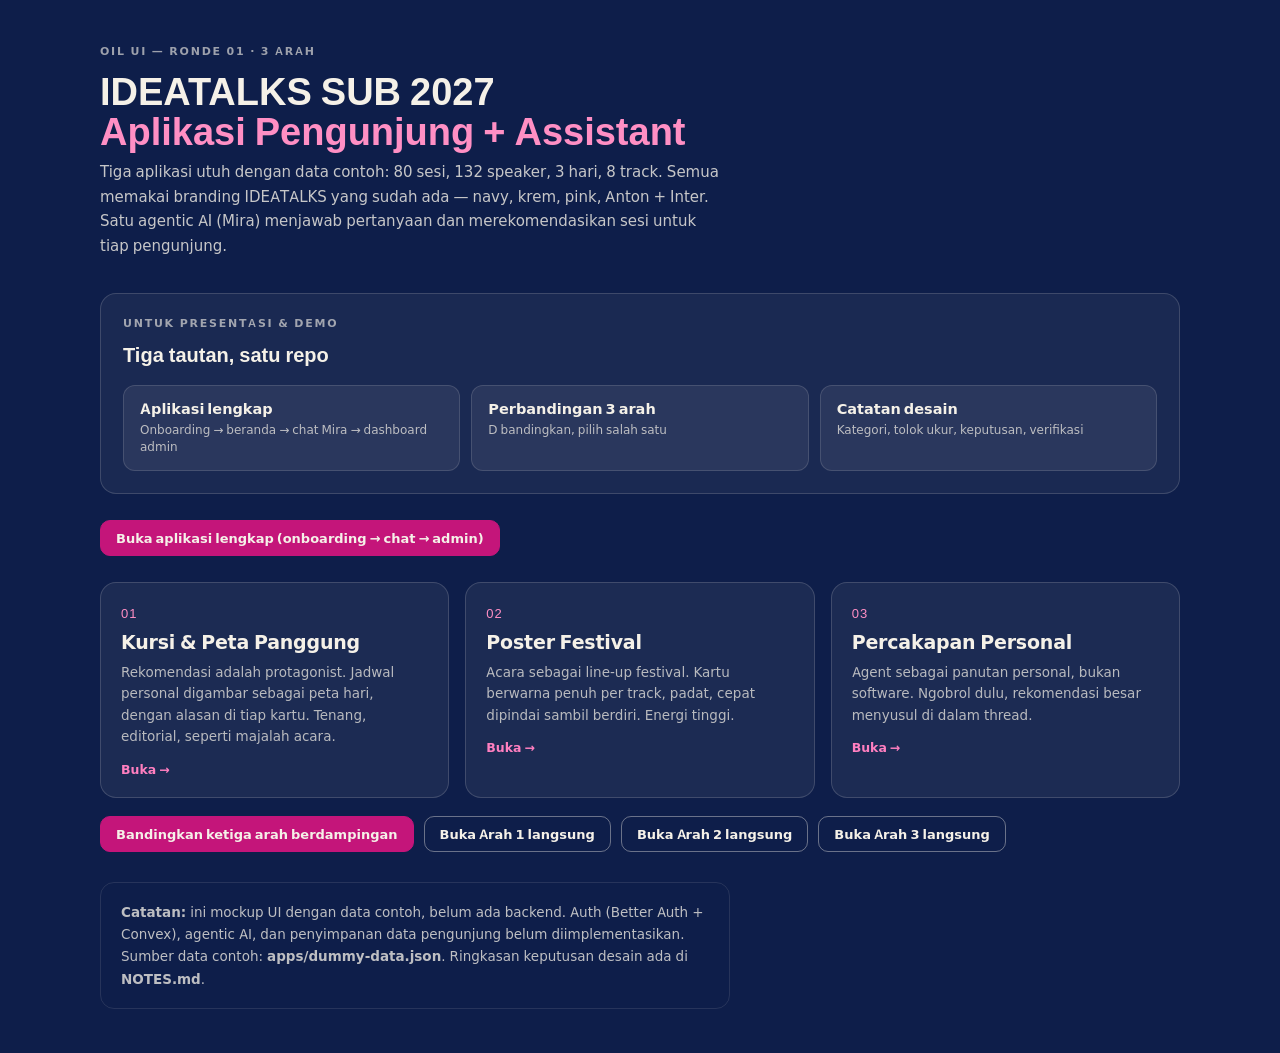
<file: index.html>
<!doctype html>
<html lang="id"><head><meta charset="utf-8"><meta name="viewport" content="width=device-width,initial-scale=1">
<title>IDEATALKS 2027 — Mockup 3 Arah</title>
<style>
@font-face{font-family:'InterV';src:url('fonts/inter.woff2') format('woff2');font-weight:100 900}
@font-face{font-family:'Anton';src:url('fonts/anton.woff2') format('woff2')}
*{box-sizing:border-box;margin:0;padding:0}
body{font-family:'InterV',system-ui,sans-serif;background:#0E1E4A;color:#F5F1E8;min-height:100vh;padding:44px 22px}
.wrap{max-width:1080px;margin:0 auto}
.eyebrow{font-size:11px;letter-spacing:.16em;text-transform:uppercase;opacity:.62;font-weight:600}
h1{font-family:'Anton',Impact,sans-serif;font-size:38px;line-height:1.05;margin:12px 0 10px}
h1 em{font-style:normal;color:#FF8FC4}
p.lead{font-size:15px;line-height:1.65;opacity:.8;max-width:62ch}
.grid{display:grid;grid-template-columns:repeat(auto-fit,minmax(290px,1fr));gap:16px;margin-top:32px}
a.card{display:block;text-decoration:none;color:inherit;background:rgba(245,241,232,.06);border:1px solid rgba(245,241,232,.16);border-radius:16px;padding:20px;transition:.15s}
a.card:hover{background:rgba(245,241,232,.11);transform:translateY(-2px)}
.no{font-family:'Anton',Impact,sans-serif;font-size:13px;color:#FF8FC4;letter-spacing:.08em}
a.card h2{font-size:19px;font-weight:700;margin:9px 0 8px;letter-spacing:-.01em}
a.card p{font-size:13.5px;line-height:1.6;opacity:.72}
a.card .go{margin-top:14px;font-size:12.5px;font-weight:600;color:#FF7FC0}
.note{margin-top:30px;padding:18px 20px;border:1px solid rgba(245,241,232,.14);border-radius:14px;font-size:13.5px;line-height:1.65;opacity:.76;max-width:70ch}
.note b{color:#F5F1E8;opacity:1}
.row{display:flex;gap:10px;flex-wrap:wrap;margin-top:18px}
.row a{font-size:13px;font-weight:600;text-decoration:none;color:#F5F1E8;border:1px solid rgba(245,241,232,.4);padding:9px 15px;border-radius:10px}
.row a.main{background:#C4157A;border-color:#C4157A}

.present{margin-top:34px;padding:22px;border:1px solid rgba(245,241,232,.16);border-radius:16px;background:rgba(245,241,232,.05)}
.pres-head h2{font-family:'Anton',Impact,sans-serif;font-size:20px;margin-top:8px}
.pres-links{display:grid;grid-template-columns:repeat(auto-fit,minmax(210px,1fr));gap:11px;margin-top:16px}
.pres-links a{text-decoration:none;color:inherit;background:rgba(245,241,232,.07);border:1px solid rgba(245,241,232,.14);border-radius:12px;padding:14px 16px;display:block;transition:.15s}
.pres-links a:hover{background:rgba(245,241,232,.13)}
.pres-links b{display:block;font-size:14.5px;margin-bottom:4px}
.pres-links span{font-size:12px;line-height:1.45;opacity:.72;display:block}
</style></head><body><div class="wrap">
<div class="eyebrow">Oil UI — Ronde 01 · 3 arah</div>
<h1>IDEATALKS SUB 2027<br><em>Aplikasi Pengunjung + Assistant</em></h1>
<p class="lead">Tiga aplikasi utuh dengan data contoh: 80 sesi, 132 speaker, 3 hari, 8 track. Semua memakai branding IDEATALKS yang sudah ada — navy, krem, pink, Anton + Inter. Satu agentic AI (Mira) menjawab pertanyaan dan merekomendasikan sesi untuk tiap pengunjung.</p>
<div class="present">
  <div class="pres-head">
    <div>
      <div class="eyebrow">Untuk presentasi &amp; demo</div>
      <h2>Tiga tautan, satu repo</h2>
    </div>
  </div>
  <div class="pres-links">
    <a href="app/index.html"><b>Aplikasi lengkap</b><span>Onboarding → beranda → chat Mira → dashboard admin</span></a>
    <a href="explore/style-explorer.html"><b>Perbandingan 3 arah</b><span>D bandingkan, pilih salah satu</span></a>
    <a href="NOTES.md"><b>Catatan desain</b><span>Kategori, tolok ukur, keputusan, verifikasi</span></a>
  </div>
</div>

<div class="row" style="margin-top:26px">
<a class="main" href="app/index.html">Buka aplikasi lengkap (onboarding → chat → admin)</a>
</div>
<div class="grid" style="margin-top:26px">
<a class="card" href="explore/style-explorer.html"><div class="no">01</div><h2>Kursi &amp; Peta Panggung</h2><p>Rekomendasi adalah protagonist. Jadwal personal digambar sebagai peta hari, dengan alasan di tiap kartu. Tenang, editorial, seperti majalah acara.</p><div class="go">Buka →</div></a>
<a class="card" href="explore/style-explorer.html"><div class="no">02</div><h2>Poster Festival</h2><p>Acara sebagai line-up festival. Kartu berwarna penuh per track, padat, cepat dipindai sambil berdiri. Energi tinggi.</p><div class="go">Buka →</div></a>
<a class="card" href="explore/style-explorer.html"><div class="no">03</div><h2>Percakapan Personal</h2><p>Agent sebagai panutan personal, bukan software. Ngobrol dulu, rekomendasi besar menyusul di dalam thread.</p><div class="go">Buka →</div></a>
</div>
<div class="row">
<a class="main" href="explore/style-explorer.html">Bandingkan ketiga arah berdampingan</a>
<a href="apps/a1-kursi.html">Buka Arah 1 langsung</a>
<a href="apps/a2-festival.html">Buka Arah 2 langsung</a>
<a href="apps/a3-obrol.html">Buka Arah 3 langsung</a>
</div>
<div class="note"><b>Catatan:</b> ini mockup UI dengan data contoh, belum ada backend. Auth (Better Auth + Convex), agentic AI, dan penyimpanan data pengunjung belum diimplementasikan. Sumber data contoh: <b>apps/dummy-data.json</b>. Ringkasan keputusan desain ada di <b>NOTES.md</b>.</div>
</div></body></html>
</file>
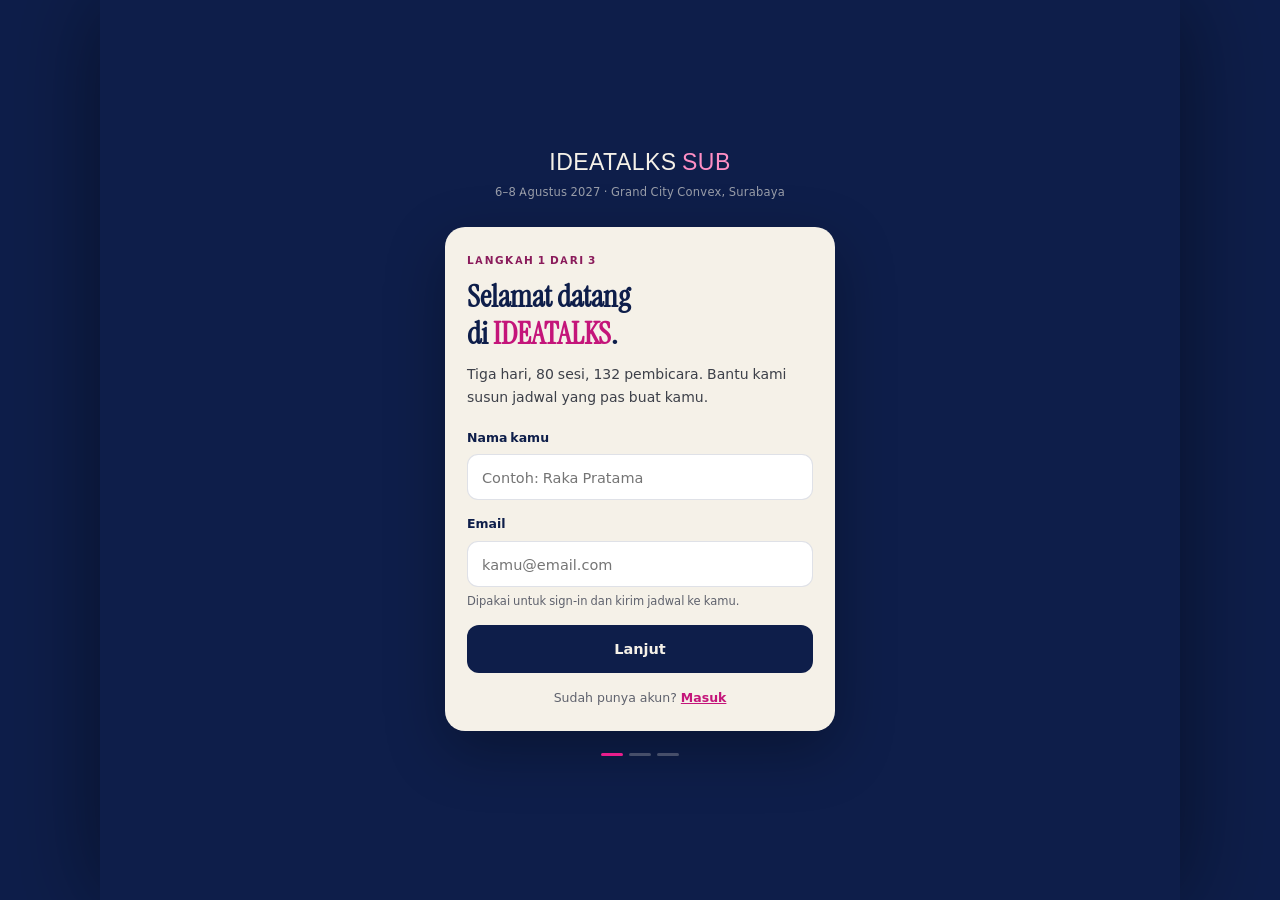
<file: app/index.html>
<!doctype html>
<html lang="id">
<head>
<meta charset="utf-8">
<meta name="viewport" content="width=device-width, initial-scale=1, viewport-fit=cover">
<title>IDEATALKS SUB 2027</title>
<link rel="stylesheet" href="style.css">
</head>
<body>
<div class="app" id="app">
  <div class="silk" id="silk"></div>

  <!-- ============ ONBOARDING ============ -->
  <section class="screen onb" id="scr-onb">
    <div class="onb-wrap">
      <div class="onb-brand">
        <div class="logo">IDEATALKS <span>SUB</span></div>
        <div class="logo-sub">6–8 Agustus 2027 · Grand City Convex, Surabaya</div>
      </div>

      <div class="onb-body" id="onb-body">
        <div class="onb-step" data-step="1">
          <div class="eyebrow">Langkah 1 dari 3</div>
          <h1>Selamat datang<br>di <em>IDEATALKS</em>.</h1>
          <p class="lede">Tiga hari, <span data-count="sessions"></span> sesi, <span data-count="speakers"></span> pembicara. Bantu kami susun jadwal yang pas buat kamu.</p>
          <div class="field">
            <label for="f-name">Nama kamu</label>
            <input id="f-name" type="text" placeholder="Contoh: Raka Pratama" autocomplete="name">
          </div>
          <div class="field">
            <label for="f-email">Email</label>
            <input id="f-email" type="email" placeholder="kamu@email.com" autocomplete="email">
            <small class="hint">Dipakai untuk sign-in dan kirim jadwal ke kamu.</small>
          </div>
          <div class="err" id="err-1" hidden>Isi nama dan email dulu ya.</div>
          <button class="btn-primary" data-next="2">Lanjut</button>
          <div class="onb-foot">Sudah punya akun? <a href="#" id="to-signin">Masuk</a></div>
        </div>

        <div class="onb-step" data-step="2" hidden>
          <div class="eyebrow">Langkah 2 dari 3</div>
          <h1>Kamu datang<br><em>untuk apa?</em></h1>
          <p class="lede">Pilih semua yang cocok. Ini yang bikin Mira tahu harus rekomendasikan apa.</p>
          <div class="chipset" id="interest-set">
            <button class="chip-pick" data-i="Bisnis">Bisnis &amp; peluang</button>
            <button class="chip-pick" data-i="Teknologi">Teknologi &amp; produk</button>
            <button class="chip-pick" data-i="Content">Content &amp; branding</button>
            <button class="chip-pick" data-i="Art &amp; Culture">Seni &amp; budaya</button>
            <button class="chip-pick" data-i="FnB">F&amp;B &amp; lifestyle</button>
            <button class="chip-pick" data-i="Self Development">Diri &amp; karier</button>
            <button class="chip-pick" data-i="Mental Health">Kesehatan mental</button>
            <button class="chip-pick" data-i="Policy Making">Kebijakan &amp; kota</button>
          </div>
          <div class="field">
            <label>Peran kamu</label>
            <div class="chipset" id="role-set">
              <button class="chip-pick soft" data-r="Founder">Founder / pemilik</button>
              <button class="chip-pick soft" data-r="Product">Product &amp; engineering</button>
              <button class="chip-pick soft" data-r="Marketing">Marketing &amp; content</button>
              <button class="chip-pick soft" data-r="Student">Pelajar / mahasiswa</button>
              <button class="chip-pick soft" data-r="Professional">Karyawan / profesional</button>
              <button class="chip-pick soft" data-r="Investor">Investor /做的事</button>
            </div>
          </div>
          <div class="err" id="err-2" hidden>Pilih minimal satu minat.</div>
          <div class="btn-row">
            <button class="btn-ghost" data-next="1">Kembali</button>
            <button class="btn-primary" data-next="3">Lanjut</button>
          </div>
        </div>

        <div class="onb-step" data-step="3" hidden>
          <div class="eyebrow">Langkah 3 dari 3</div>
          <h1>Mira, <em>penanda acara</em>mu.</h1>
          <p class="lede">Aku yang akan bantu pilih sesi dan jawab pertanyaan soal IDEATALKS. Aku tahu semua <span data-count="sessions"></span> sesi dan <span data-count="speakers"></span> pembicara — bukan dari internet.</p>
          <div class="mira-card">
            <div class="mira-av">M</div>
            <div>
              <div class="mira-name">Mira</div>
              <div class="mira-desc">Tahu: <span data-count="sessions"></span> sesi · <span data-count="speakers"></span> pembicara · <span data-count="tracks"></span> track · <span data-count="days"></span> hari</div>
            </div>
            <span class="dot-live"></span>
          </div>
          <div class="field">
            <label for="f-ticket">Kode tiket (opsional)</label>
            <input id="f-ticket" type="text" placeholder="IDEAFEST-2027-XXXX">
            <small class="hint">Punya tiket? Isi untuk akses sesi khusus peserta.</small>
          </div>
          <div class="err" id="err-3" hidden></div>
          <div class="btn-row">
            <button class="btn-ghost" data-next="2">Kembali</button>
            <button class="btn-primary" id="finish-onb">Masuk ke IDEATALKS</button>
          </div>
        </div>
      </div>

      <div class="onb-progress" id="onb-progress">
        <i class="on"></i><i></i><i></i>
      </div>
    </div>
  </section>

  <!-- ============ APP UTAMA ============ -->
  <section class="screen main" id="scr-main" hidden>
    <header class="appbar" id="appbar">
      <div class="ab-left">
        <button class="icon-btn" id="btn-back" hidden aria-label="Kembali">
          <svg viewBox="0 0 24 24"><path d="M15 18l-6-6 6-6"/></svg>
        </button>
        <div class="logo sm" id="brand-logo">IDEATALKS <span>SUB</span></div>
      </div>
      <div class="ab-right">
        <button class="icon-btn" id="btn-search" aria-label="Cari"><svg viewBox="0 0 24 24"><path d="M11 19a8 8 0 100-16 8 8 0 000 16zM21 21l-4.3-4.3"/></svg></button>
        <button class="icon-btn" id="btn-notif" aria-label="Notifikasi"><svg viewBox="0 0 24 24"><path d="M18 8a6 6 0 10-12 0c0 7-3 9-3 9h18s-3-2-3-9M13.7 21a2 2 0 01-3.4 0"/></svg><span class="badge-dot" id="notif-dot"></span></button>
        <button class="avatar" id="btn-profile">RA</button>
      </div>
    </header>

    <div class="ctxbar" id="ctxbar">
      <div class="cb-left">
        <span class="cb-title" id="cb-title">Beranda</span>
        <span class="cb-sub" id="cb-sub"></span>
      </div>
      <div class="cb-right">
        <span class="cb-day" id="cb-day">Day 1</span>
        <span class="cb-clock" id="cb-clock">10:42</span>
      </div>
    </div>

    <main class="scroll" id="scroll">
      <!-- BERANDA -->
      <div class="view" id="v-home">
        <div class="nowstrip" id="nowstrip"></div>
        <div class="hello">
          <div class="eyebrow">Jadwal pribadi</div>
          <h1 id="home-h1">Halo <span id="home-name">Raka</span>. Ada <em id="home-count">4 sesi</em> yang cocok denganmu.</h1>
          <p id="home-lede"></p>
        </div>
        <div class="days" id="day-tabs"></div>
        <div class="map" id="day-map"></div>
        <div class="sec">
          <div class="sec-h"><h3>PILIHAN UNTUKMU</h3><a href="#" id="link-all">Lihat semua →</a></div>
          <div id="home-recs"></div>
        </div>
        <div class="sec" id="sec-why">
          <div class="sec-h"><h3>MIRA PUNYA CATATAN</h3></div>
          <div class="note-card" id="mira-note"></div>
        </div>
      </div>

      <!-- JADWAL -->
      <div class="view" id="v-schedule" hidden>
        <div class="view-head">
          <h2>Jadwal lengkap</h2>
          <p><span data-count="sessions"></span> sesi, <span data-count="days"></span> hari, <span data-count="tracks"></span> track.</p>
        </div>
        <div class="days" id="day-tabs2"></div>
        <div class="search-row">
          <div class="search-box">
            <svg viewBox="0 0 24 24"><path d="M11 19a8 8 0 100-16 8 8 0 000 16zM21 21l-4.3-4.3"/></svg>
            <input id="q-sessions" type="search" placeholder="Cari sesi atau pembicara…">
          </div>
        </div>
        <div class="filter-row" id="track-filters"></div>
        <div id="session-list"></div>
      </div>

      <!-- SIMPANAN -->
      <div class="view" id="v-saved" hidden>
        <div class="view-head">
          <h2>Tersimpan</h2>
          <p id="saved-count">0 sesi tersimpan.</p>
        </div>
        <div class="conflicts" id="conflicts" hidden></div>
        <div class="row-actions" id="saved-actions" hidden>
          <button class="btn-save" id="btn-ics">Tambah ke kalender (.ics)</button>
          <button class="btn-save" id="btn-share">Bagikan jadwal</button>
        </div>
        <div id="saved-list"></div>
      </div>

      <!-- SPEAKER -->
      <div class="view" id="v-speakers" hidden>
        <div class="view-head">
          <h2>Pembicara</h2>
          <p><span data-count="speakers"></span> orang dari <span data-count="tracks"></span> track.</p>
        </div>
        <div class="search-row">
          <div class="search-box">
            <svg viewBox="0 0 24 24"><path d="M11 19a8 8 0 100-16 8 8 0 000 16zM21 21l-4.3-4.3"/></svg>
            <input id="q-speakers" type="search" placeholder="Cari pembicara…">
          </div>
        </div>
        <div id="speaker-list"></div>
      </div>

      <!-- PROFIL -->
      <div class="view" id="v-profile" hidden>
        <div class="view-head"><h2>Profil kamu</h2><p>Data ini dipakai Mira untuk merekomendasikan sesi.</p></div>
        <div class="prof-card" id="prof-card"></div>
        <div class="sec">
          <div class="sec-h"><h3>MINAT KAMU</h3><a href="#" id="edit-interest">Ubah</a></div>
          <div class="chipset readonly" id="prof-interests"></div>
        </div>
        <div class="sec">
          <div class="sec-h"><h3>AKUN</h3></div>
          <div class="list-card">
            <button class="list-row" id="btn-tickets"><span>Kode tiket</span><b id="ticket-val">—</b></button>
            <button class="list-row" id="btn-signout"><span>Keluar</span><b>→</b></button>
          </div>
        </div>
        <div class="sec">
          <div class="sec-h"><h3>PENYELENGGARA</h3></div>
          <div class="list-card">
            <button class="list-row" id="btn-admin"><span>Dashboard admin</span><b>→</b></button>
            <button class="list-row" id="btn-visitors"><span>Daftar pengunjung</span><b>→</b></button>
          </div>
          <p class="admin-hint">Halaman untuk pengelola acara: data pengunjung, minat, dan pertanyaan yang paling sering muncul.</p>
        </div>
        <div class="sec">
          <div class="sec-h"><h3>TENTANG APP INI</h3></div>
          <div class="list-card">
            <div class="list-row"><span>Versi</span><b>2027.1 (mockup)</b></div>
            <div class="list-row"><span>Data acara</span><b>80 sesi · 132 pembicara</b></div>
            <div class="list-row"><span>Agent</span><b>Mira (DeepSeek)</b></div>
          </div>
        </div>
      </div>

      <!-- CHAT -->
      <div class="view chatview" id="v-chat" hidden>
        <div class="chat-head">
          <div class="mira-av sm">M</div>
          <div><h3>Mira</h3><p>Penanda acara · selalu online</p></div>
          <button class="icon-btn" id="chat-close" aria-label="Tutup"><svg viewBox="0 0 24 24"><path d="M18 6L6 18M6 6l12 12"/></svg></button>
        </div>
        <div class="chat-thread" id="chat-thread"></div>
        <div class="chat-chips" id="chat-chips"></div>
        <div class="chat-input">
          <input id="chat-text" placeholder="Tanya Mira: sesi, pembicara, ruangan…" autocomplete="off">
          <button id="chat-send" aria-label="Kirim"><svg viewBox="0 0 24 24"><path d="M12 19V5M5 12l7-7 7 7"/></svg></button>
        </div>
        <div class="chat-hint">Jawabannya dari data acara — bukan dari internet.</div>
      </div>

      <!-- DETAIL SESI -->
      <!-- DETAIL SPEAKER -->
      <!-- CARI (overlay) -->
      <div class="overlay" id="v-search" hidden>
        <div class="ov-box">
          <div class="ov-input">
            <svg viewBox="0 0 24 24"><path d="M11 19a8 8 0 100-16 8 8 0 000 16zM21 21l-4.3-4.3"/></svg>
            <input id="ov-q" placeholder="Cari sesi, pembicara, ruangan…" autocomplete="off">
            <button id="ov-close">✕</button>
          </div>
          <div id="ov-results"></div>
        </div>
      </div>

      <!-- NOTIFIKASI -->
      <div class="overlay" id="v-notif" hidden>
        <div class="ov-box right">
          <div class="ov-head"><h3>Notifikasi</h3><button id="notif-close">✕</button></div>
          <div id="notif-list"></div>
        </div>
      </div>
    </main>

      <div class="view sheetview" id="v-session" hidden>
        <button class="sheet-close" id="sess-close"><svg viewBox="0 0 24 24"><path d="M18 6L6 18M6 6l12 12"/></svg></button>
        <div id="sess-detail"></div>
      </div>

      <div class="view sheetview" id="v-speaker" hidden>
        <button class="sheet-close" id="spk-close"><svg viewBox="0 0 24 24"><path d="M18 6L6 18M6 6l12 12"/></svg></button>
        <div id="spk-detail"></div>
      </div>


    <button class="fab" id="btn-mira" aria-label="Tanya Mira">
      <svg viewBox="0 0 24 24"><path d="M21 12a8 8 0 01-11.6 7.1L4 20l1-4.6A8 8 0 1121 12z"/></svg>
    </button>

    <nav class="tabbar" id="tabbar">
      <button class="tab on" data-v="home"><svg viewBox="0 0 24 24"><path d="M3 11l9-7 9 7M5 10v10h14V10"/></svg><span>Beranda</span></button>
      <button class="tab" data-v="schedule"><svg viewBox="0 0 24 24"><path d="M8 2v4M16 2v4M3 9h18M5 4h14a2 2 0 012 2v14a2 2 0 01-2 2H5a2 2 0 01-2-2V6a2 2 0 012-2z"/></svg><span>Jadwal</span></button>
      <button class="tab" data-v="saved"><svg viewBox="0 0 24 24"><path d="M19 21l-7-5-7 5V5a2 2 0 012-2h10a2 2 0 012 2z"/></svg><span>Tersimpan</span><i class="tab-badge" id="saved-badge" hidden>0</i></button>
      <button class="tab" data-v="speakers"><svg viewBox="0 0 24 24"><path d="M17 21v-2a4 4 0 00-4-4H5a4 4 0 00-4 4v2M9 11a4 4 0 100-8 4 4 0 000 8zM23 21v-2a4 4 0 00-3-3.9M16 3.1a4 4 0 010 7.8"/></svg><span>Speaker</span></button>
      <button class="tab" data-v="profile"><svg viewBox="0 0 24 24"><path d="M12 3a9 9 0 100 18c1 0 1.5-.8 1.5-1.5 0-.4-.2-.8-.4-1.1-.3-.3-.4-.7-.4-1.1 0-.8.7-1.5 1.5-1.5H16a5 5 0 005-5c0-4.4-4-7.8-9-7.8z"/></svg><span>Profil</span></button>
    </nav>
  </section>

  <!-- ============ DASHBOARD ADMIN ============ -->
  <section class="screen admin" id="scr-admin" hidden>
    <header class="appbar">
      <div class="ab-left">
        <button class="icon-btn" id="admin-back" aria-label="Kembali"><svg viewBox="0 0 24 24"><path d="M15 18l-6-6 6-6"/></svg></button>
        <div class="logo sm">ADMIN <span>IDEATALKS</span></div>
      </div>
      <div class="ab-right">
        <span class="admin-tab on" data-atab="ringkas">Ringkasan</span>
        <span class="admin-tab" data-atab="orang">Pengunjung</span>
        <span class="admin-tab" data-atab="tanya">Pertanyaan</span>
        <span class="admin-tab" data-atab="materi">Materi</span>
      </div>
    </header>
    <main class="scroll" id="admin-scroll">
      <div class="view-head"><h2>Dashboard organiser</h2><p>Data pengunjung & perilaku chat, langsung dari app.</p></div>

      <div class="adm-pane" data-pane="ringkas">
        <div class="kpi-row" id="kpi-row"></div>
        <div class="sec"><div class="sec-h"><h3>MINAT PENGUNJUNG</h3></div><div id="kpi-tracks"></div></div>
        <div class="sec"><div class="sec-h"><h3>PERTANYAAN TERBANYAK</h3><span class="sec-note">dari chat Mira</span></div><div id="kpi-questions"></div></div>
        <div class="sec"><div class="sec-h"><h3>JEJAK SESI PALING DISUKAI</h3></div><div id="kpi-sessions"></div></div>
      </div>

      <div class="adm-pane" data-pane="orang" hidden>
        <div class="search-row">
          <div class="search-box">
            <svg viewBox="0 0 24 24"><path d="M11 19a8 8 0 100-16 8 8 0 000 16zM21 21l-4.3-4.3"/></svg>
            <input id="q-visitors" type="search" placeholder="Cari pengunjung…">
          </div>
        </div>
        <div id="kpi-visitors"></div>
      </div>

      <div class="adm-pane" data-pane="tanya" hidden>
        <div class="sec-h" style="margin-bottom:12px"><h3>PERTANYAAN YANG PALING SERING</h3></div>
        <div id="kpi-questions2"></div>
        <div class="sec"><div class="sec-h"><h3>TEMA YANG BELUM TERJAWAB</h3></div><div class="list-card">
          <div class="list-row"><span>Tiket &amp;副产品 acara</span><b>18×</b></div>
          <div class="list-row"><span>Reimbursement</span><b>12×</b></div>
          <div class="list-row"><span>Parkir &amp; akses gedung</span><b>9×</b></div>
        </div></div>
      </div>

      <div class="adm-pane" data-pane="materi" hidden>
        <div class="sec-h" style="margin-bottom:12px"><h3>MATERI ACARA</h3></div>
        <div class="list-card" id="materi-list"></div>
      </div>
    </main>
  </section>
</div>

<script src="data.js"></script>
<script src="app.js"></script>
</body>
</html>
</file>
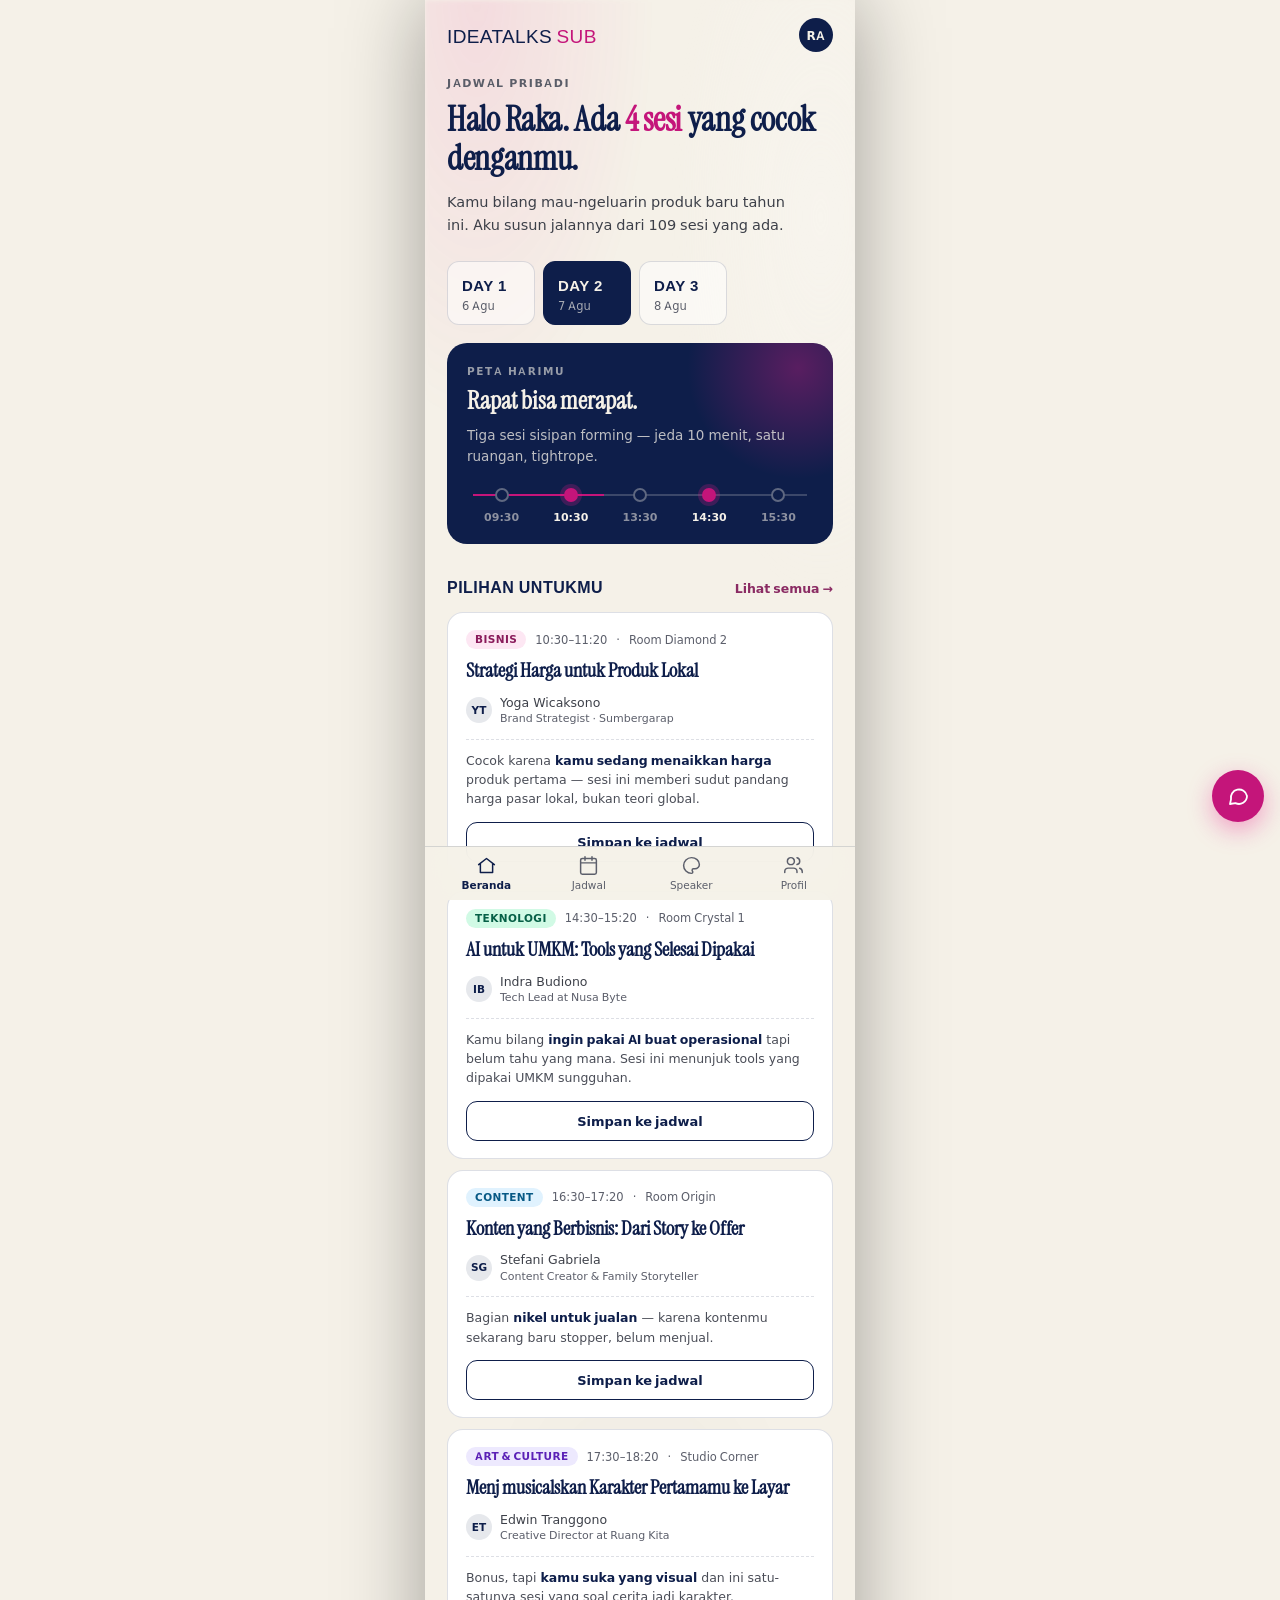
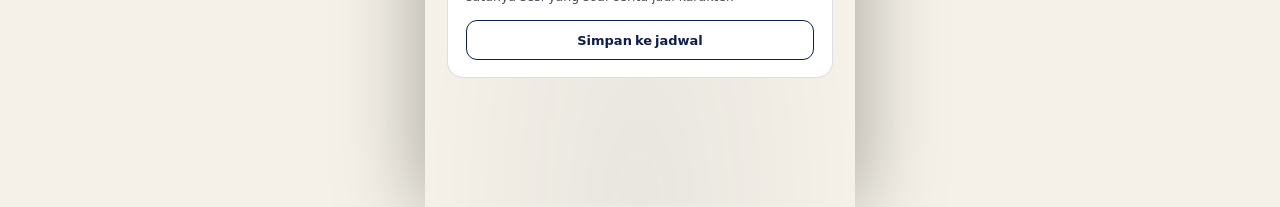
<file: apps/a1-kursi.html>
<!doctype html>
<html lang="id">
<head>
<meta charset="utf-8">
<meta name="viewport" content="width=device-width, initial-scale=1, viewport-fit=cover">
<title>IDEATALKS — Jadwal Pribadi</title>
<style>
@font-face{font-family:'Anton';src:url('fonts/anton.woff2') format('woff2');font-weight:400;font-display:swap}
@font-face{font-family:'InterV';src:url('fonts/inter.woff2') format('woff2');font-weight:100 900;font-display:swap}
@font-face{font-family:'Instrument';src:url('fonts/InstrumentSerif-Regular.ttf') format('truetype');font-display:swap}
:root{
  --navy:#0E1E4A;--navy-2:#16295e;--cream:#F5F1E8;--pink:#C4157A;
  --ink:#141414;--muted:#5c5f6b;--line:rgba(14,30,74,.14);
  --white:#fff;--serif:'Instrument',Georgia,serif;--sans:'InterV',system-ui,sans-serif;--display:'Anton',Impact,sans-serif;
  --t-navy:var(--navy);--t-pink:var(--pink);
}
*{box-sizing:border-box;margin:0;padding:0}
html{background:var(--navy)}
body{font-family:var(--sans);color:var(--ink);background:var(--cream);min-height:100vh;-webkit-font-smoothing:antialiased}
.wrap{max-width:430px;margin:0 auto;min-height:100vh;background:var(--cream);position:relative;overflow:hidden}
.silk{position:absolute;inset:0;pointer-events:none;opacity:.5;
  background:
   radial-gradient(60% 34% at 12% 0%,rgba(233,30,140,.20),transparent 70%),
   radial-gradient(50% 30% at 92% 12%,rgba(255,255,255,.5),transparent 70%),
   radial-gradient(70% 40% at 50% 100%,rgba(14,30,74,.10),transparent 72%);
  filter:blur(2px)}
.page{position:relative;z-index:1;padding:0 22px 118px}
/* header */
.top{display:flex;align-items:center;justify-content:space-between;padding:18px 0 14px}
.brand{font-family:var(--display);font-size:19px;letter-spacing:.02em;color:var(--navy)}
.brand span{color:var(--pink)}
.avatar{width:34px;height:34px;border-radius:50%;background:var(--navy);color:var(--cream);display:grid;place-items:center;font-size:12px;font-weight:600;letter-spacing:.04em}
/* hero */
.eyebrow{font-size:11px;letter-spacing:.14em;text-transform:uppercase;color:#5A5D68;font-weight:600}
.hero{padding:10px 0 22px}
.hero h1{font-family:var(--serif);font-size:34px;line-height:1.16;color:var(--navy);letter-spacing:-.01em;margin-top:10px}
.hero h1 em{font-style:normal;color:var(--pink)}
.hero p{font-size:14.5px;line-height:1.62;color:#3d4049;margin-top:11px;max-width:34ch}
/* day rail */
.days{display:flex;gap:8px;overflow-x:auto;scrollbar-width:none;padding:2px 0 18px;margin:0 -22px;padding-left:22px;padding-right:22px}
.days::-webkit-scrollbar{display:none}
.day{flex:0 0 auto;min-width:88px;padding:11px 14px;border:1px solid var(--line);border-radius:12px;background:rgba(255,255,255,.5)}
.day b{display:block;font-family:var(--display);font-size:15px;color:var(--navy);letter-spacing:.03em}
.day span{font-size:11.5px;color:var(--muted);display:block;margin-top:3px}
.day.on{background:var(--navy);border-color:var(--navy)}
.day.on b{color:var(--cream)}.day.on span{color:rgba(245,241,232,.66)}
/* the map: timeline */
.map{background:var(--navy);border-radius:20px;padding:22px 20px 20px;color:var(--cream);position:relative;overflow:hidden}
.map::after{content:'';position:absolute;width:230px;height:230px;border-radius:50%;background:radial-gradient(circle,rgba(233,30,140,.34),transparent 68%);right:-80px;top:-90px}
.map .lbl{font-size:10.5px;letter-spacing:.15em;text-transform:uppercase;color:rgba(245,241,232,.6);font-weight:600}
.map h2{font-family:var(--serif);font-size:25px;line-height:1.2;margin-top:8px;position:relative;z-index:1}
.map p{font-size:13.5px;line-height:1.6;color:rgba(245,241,232,.76);margin-top:9px;position:relative;z-index:1}
.rail{margin-top:20px;position:relative;z-index:1}
.rail-line{position:absolute;left:6px;right:6px;top:6px;height:2px;background:rgba(245,241,232,.2)}
.rail-fill{position:absolute;left:6px;top:6px;height:2px;background:var(--pink);width:38%}
.stops{display:flex;justify-content:space-between;position:relative}
.stop{text-align:center;width:22%}
.stop i{display:block;width:14px;height:14px;border-radius:50%;background:var(--navy);border:2px solid rgba(245,241,232,.35);margin:0 auto 8px;position:relative;z-index:2}
.stop.on i{background:var(--pink);border-color:var(--pink);box-shadow:0 0 0 4px rgba(233,30,140,.22)}
.stop b{display:block;font-size:11px;color:rgba(245,241,232,.55);font-weight:600}
.stop.on b{color:var(--cream)}
/* picks */
.sec{margin-top:30px}
.sec-h{display:flex;align-items:baseline;justify-content:space-between;margin-bottom:14px}
.sec-h h3{font-family:var(--display);font-size:16px;color:var(--navy);letter-spacing:.03em}
.sec-h a{font-size:12.5px;color:#8A2B63;font-weight:600;text-decoration:none}
.pick{background:var(--white);border:1px solid var(--line);border-radius:16px;padding:17px 18px;margin-bottom:11px;position:relative;overflow:hidden}
.pick::before{content:none}

.pick .meta{display:flex;align-items:center;gap:9px;font-size:11.5px;color:var(--muted);font-weight:500}
.pick .meta em{font-style:normal;padding:3px 9px;border-radius:20px;font-weight:700;font-size:10.5px;letter-spacing:.04em;text-transform:uppercase;background:#FDE7F3;color:#8A1B5B}
.pick.t2 .meta em{background:#EDE9FE;color:#5B21B6}.pick.t3 .meta em{background:#E0F2FE;color:#075985}
.pick.t4 .meta em{background:#D1FAE5;color:#065F46}.pick.t5 .meta em{background:#FFE4E6;color:#9F1239}
.pick h4{font-family:var(--serif);font-size:20px;line-height:1.24;color:var(--navy);margin-top:9px}
.pick .spk{margin-top:11px;display:flex;align-items:center;gap:8px}
.pick .spk i{width:26px;height:26px;border-radius:50%;background:rgba(14,30,74,.1);color:var(--navy);display:grid;place-items:center;font-size:10.5px;font-weight:700;font-style:normal}
.pick .spk span{font-size:12.5px;color:#3d4049;line-height:1.4}
.pick .spk small{display:block;font-size:11px;color:var(--muted)}
.why{margin-top:12px;padding-top:11px;border-top:1px dashed var(--line);font-size:12.5px;line-height:1.55;color:#4a4d57}
.why b{color:var(--navy)}
.save{margin-top:13px;display:flex;gap:8px}
.btn-save{flex:1;height:40px;border-radius:11px;border:1px solid var(--navy);background:transparent;color:var(--navy);font-family:var(--sans);font-size:13px;font-weight:600;cursor:pointer}
.btn-save.done{background:var(--navy);color:var(--cream)}
/* nav */
.nav{position:fixed;bottom:0;left:50%;transform:translateX(-50%);width:100%;max-width:430px;background:rgba(245,241,232,.93);backdrop-filter:blur(14px);border-top:1px solid var(--line);display:flex;padding:8px 10px calc(8px + env(safe-area-inset-bottom));z-index:20}
.nav a{flex:1;display:grid;place-items:center;gap:3px;font-size:10.5px;color:var(--muted);text-decoration:none;font-weight:500}
.nav a.on{color:var(--navy);font-weight:600}
.nav svg{width:21px;height:21px;stroke:currentColor;fill:none;stroke-width:1.7;stroke-linecap:round;stroke-linejoin:round}
/* chat sheet */
.fab{position:fixed;right:16px;bottom:78px;width:52px;height:52px;border-radius:50%;background:var(--pink);color:#fff;display:grid;place-items:center;box-shadow:0 8px 24px rgba(233,30,140,.38);z-index:21;cursor:pointer;border:none}
.fab svg{width:24px;height:24px;stroke:currentColor;fill:none;stroke-width:1.8;stroke-linecap:round;stroke-linejoin:round}
.sheet{position:fixed;inset:0;background:rgba(14,30,74,.42);z-index:30;display:none;align-items:flex-end}
.sheet.open{display:flex}
.sheet-in{width:100%;max-width:430px;margin:0 auto;background:var(--cream);border-radius:20px 20px 0 0;padding:8px 20px calc(20px + env(safe-area-inset-bottom));max-height:86vh;overflow:auto}
.grab{width:38px;height:4px;border-radius:4px;background:rgba(14,30,74,.2);margin:0 auto 16px}
.sheet h3{font-family:var(--serif);font-size:22px;color:var(--navy)}
.sheet .hint{font-size:12.5px;color:var(--muted);margin-top:6px;line-height:1.5}
.chips{display:flex;flex-wrap:wrap;gap:8px;margin-top:16px}
.chip{border:1px solid var(--line);background:var(--white);border-radius:20px;padding:9px 13px;font-size:12.5px;color:var(--navy);font-weight:500;cursor:pointer}
.chip:active{background:rgba(14,30,74,.06)}
.msg{background:var(--white);border:1px solid var(--line);border-radius:14px;padding:13px 15px;margin-top:16px;font-size:13.5px;line-height:1.6;color:#33363f}
.msg b{color:var(--navy)}
.ask{display:flex;gap:8px;margin-top:16px}
.ask input{flex:1;height:44px;border-radius:12px;border:1px solid var(--line);background:var(--white);padding:0 14px;font-family:var(--sans);font-size:14px;color:var(--ink)}
.ask input:focus{outline:2px solid var(--pink);outline-offset:-1px}
.ask button{width:44px;height:44px;border-radius:12px;border:none;background:var(--navy);color:var(--cream);font-size:17px;cursor:pointer}
@media(min-width:700px){.wrap{box-shadow:0 0 80px rgba(0,0,0,.35)}}
</style>
</head>
<body>
<div class="wrap">
  <div class="silk"></div>
  <div class="page">
    <div class="top">
      <div class="brand">IDEATALKS <span>SUB</span></div>
      <div class="avatar">RA</div>
    </div>

    <div class="hero">
      <div class="eyebrow">Jadwal pribadi</div>
      <h1>Halo Raka. Ada <em>4 sesi</em> yang cocok denganmu.</h1>
      <p>Kamu bilang mau-ngeluarin produk baru tahun ini. Aku susun jalannya dari 109 sesi yang ada.</p>
    </div>

    <div class="days">
      <div class="day"><b>DAY 1</b><span>6 Agu</span></div>
      <div class="day on"><b>DAY 2</b><span>7 Agu</span></div>
      <div class="day"><b>DAY 3</b><span>8 Agu</span></div>
    </div>

    <div class="map">
      <div class="lbl">Peta harimu</div>
      <h2>Rapat bisa merapat.</h2>
      <p>Tiga sesi sisipan forming — jeda 10 menit, satu ruangan, tightrope.</p>
      <div class="rail">
        <div class="rail-line"></div><div class="rail-fill"></div>
        <div class="stops">
          <div class="stop"><i></i><b>09:30</b></div>
          <div class="stop on"><i></i><b>10:30</b></div>
          <div class="stop"><i></i><b>13:30</b></div>
          <div class="stop on"><i></i><b>14:30</b></div>
          <div class="stop"><i></i><b>15:30</b></div>
        </div>
      </div>
    </div>

    <div class="sec">
      <div class="sec-h"><h3>PILIHAN UNTUKMU</h3><a href="#">Lihat semua →</a></div>

      <div class="pick">
        <div class="meta"><em>Bisnis</em><span>10:30–11:20</span><span>·</span><span>Room Diamond 2</span></div>
        <h4>Strategi Harga untuk Produk Lokal</h4>
        <div class="spk"><i>YT</i><span>Yoga Wicaksono<small>Brand Strategist · Sumbergarap</small></span></div>
        <div class="why">Cocok karena <b>kamu sedang menaikkan harga</b> produk pertama — sesi ini memberi sudut pandang harga pasar lokal, bukan teori global.</div>
        <div class="save"><button class="btn-save">Simpan ke jadwal</button></div>
      </div>

      <div class="pick t4">
        <div class="meta"><em>Teknologi</em><span>14:30–15:20</span><span>·</span><span>Room Crystal 1</span></div>
        <h4>AI untuk UMKM: Tools yang Selesai Dipakai</h4>
        <div class="spk"><i>IB</i><span>Indra Budiono<small>Tech Lead at Nusa Byte</small></span></div>
        <div class="why">Kamu bilang <b>ingin pakai AI buat operasional</b> tapi belum tahu yang mana. Sesi ini menunjuk tools yang dipakai UMKM sungguhan.</div>
        <div class="save"><button class="btn-save">Simpan ke jadwal</button></div>
      </div>

      <div class="pick t3">
        <div class="meta"><em>Content</em><span>16:30–17:20</span><span>·</span><span>Room Origin</span></div>
        <h4>Konten yang Berbisnis: Dari Story ke Offer</h4>
        <div class="spk"><i>SG</i><span>Stefani Gabriela<small>Content Creator & Family Storyteller</small></span></div>
        <div class="why">Bagian <b>nikel untuk jualan</b> — karena kontenmu sekarang baru stopper, belum menjual.</div>
        <div class="save"><button class="btn-save">Simpan ke jadwal</button></div>
      </div>

      <div class="pick t2">
        <div class="meta"><em>Art &amp; Culture</em><span>17:30–18:20</span><span>·</span><span>Studio Corner</span></div>
        <h4>Menj musicalskan Karakter Pertamamu ke Layar</h4>
        <div class="spk"><i>ET</i><span>Edwin Tranggono<small>Creative Director at Ruang Kita</small></span></div>
        <div class="why">Bonus, tapi <b>kamu suka yang visual</b> dan ini satu-satunya sesi yang soal cerita jadi karakter.</div>
        <div class="save"><button class="btn-save">Simpan ke jadwal</button></div>
      </div>
    </div>
  </div>

  <button class="fab" onclick="document.querySelector('.sheet').classList.add('open')" aria-label="Tanya assistant">
    <svg viewBox="0 0 24 24"><path d="M21 12a8 8 0 01-11.6 7.1L4 20l1-4.6A8 8 0 1121 12z"/></svg>
  </button>

  <nav class="nav">
    <a href="#" class="on"><svg viewBox="0 0 24 24"><path d="M3 11l9-7 9 7M5 10v10h14V10"/></svg>Beranda</a>
    <a href="#"><svg viewBox="0 0 24 24"><path d="M8 2v4M16 2v4M3 9h18M5 4h14a2 2 0 012 2v14a2 2 0 01-2 2H5a2 2 0 01-2-2V6a2 2 0 012-2z"/></svg>Jadwal</a>
    <a href="#"><svg viewBox="0 0 24 24"><path d="M12 3a9 9 0 100 18c1 0 1.5-.8 1.5-1.5 0-.4-.2-.8-.4-1.1-.3-.3-.4-.7-.4-1.1 0-.8.7-1.5 1.5-1.5H16a5 5 0 005-5c0-4.4-4-7.8-9-7.8z"/></svg>Speaker</a>
    <a href="#"><svg viewBox="0 0 24 24"><path d="M16 20v-1a4 4 0 00-4-4H6a4 4 0 00-4 4v1M9 11a4 4 0 100-8 4 4 0 000 8zM22 20v-1a4 4 0 00-3-3.9M16 3.1a4 4 0 010 7.8"/></svg>Profil</a>
  </nav>

  <div class="sheet" onclick="if(event.target===this)this.classList.remove('open')">
    <div class="sheet-in">
      <div class="grab"></div>
      <div class="eyebrow">Assistant acara</div>
      <h3 style="margin-top:8px">Tanya apa saja soal IDEATALKS.</h3>
      <div class="hint">Semua jawaban datang dari 109 sesi dan 225 speaker — bukan dari internet.</div>
      <div class="chips">
        <button class="chip">Ringkasan 3 hari</button>
        <button class="chip">Sesi tiap track</button>
        <button class="chip">Yang wajib dilihat</button>
        <button class="chip">Where's the food?</button>
      </div>
      <div class="msg">
        <b>Punya waktu 20 menit sebelum lunch?</b> Ambil <b>“AI untuk UMKM”</b> di Crystal 1, jam 12:30. Drink kopi sponsor ada di lobi sampai jam 11.45.
      </div>
      <div class="ask"><input placeholder="Tanya soal sesi, speaker, ruangan…"><button>↑</button></div>
    </div>
  </div>
</div>
<script>
document.querySelectorAll('.btn-save').forEach(b=>b.addEventListener('click',()=>{b.classList.toggle('done');b.textContent=b.classList.contains('done')?'Tersimpan ✓':'Simpan ke jadwal'}));
</script>
</body>
</html>
</file>
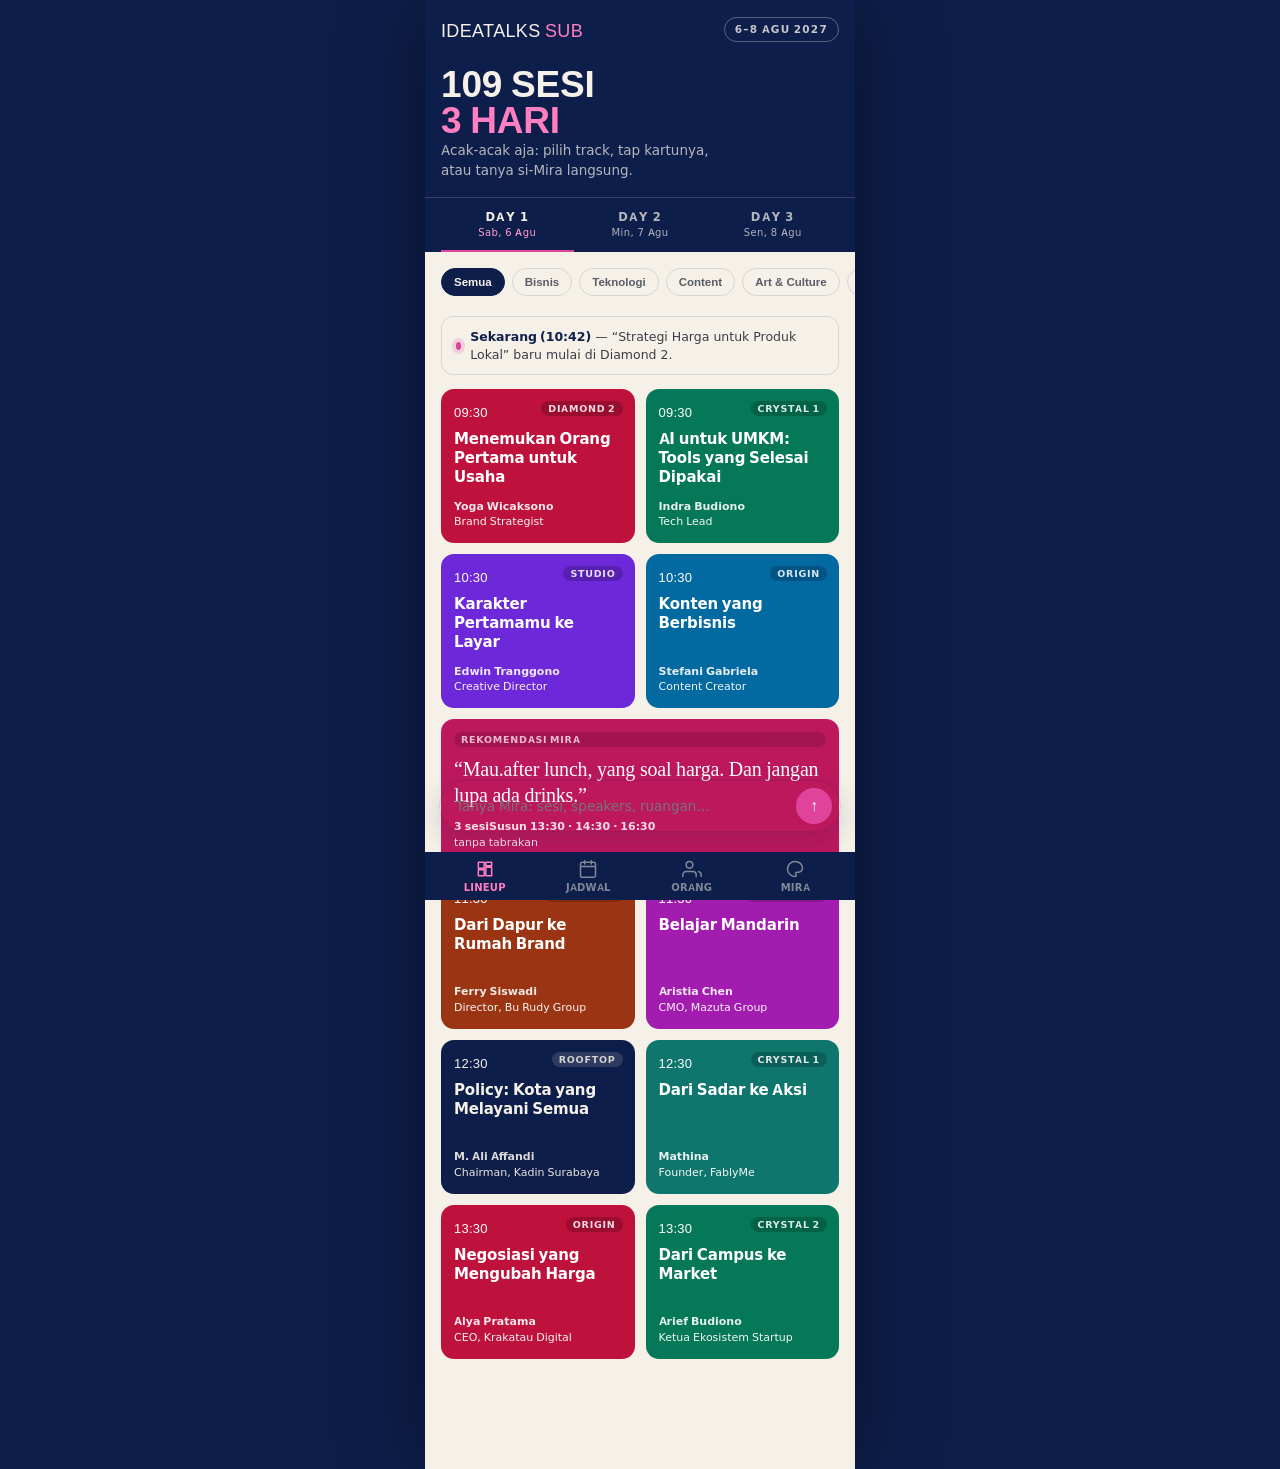
<file: apps/a2-festival.html>
<!doctype html>
<html lang="id">
<head>
<meta charset="utf-8">
<meta name="viewport" content="width=device-width, initial-scale=1, viewport-fit=cover">
<title>IDEATALKS — Lineup</title>
<style>
@font-face{font-family:'Anton';src:url('fonts/anton.woff2') format('woff2');font-weight:400;font-display:swap}
@font-face{font-family:'InterV';src:url('fonts/inter.woff2') format('woff2');font-weight:100 900;font-display:swap}
:root{
  --navy:#0E1E4A;--cream:#F5F1E8;--pink:#E0449A;
  --ink:#111;--muted:#5a5d68;--line:rgba(14,30,74,.13);
  --sans:'InterV',system-ui,sans-serif;--display:'Anton',Impact,sans-serif;
  --tr-b:#BE123C;--tr-f:#9A3412;--tr-a:#6D28D9;--tr-c:#0369A1;--tr-t:#047857;--tr-s:#A21CAF;--tr-m:#0F766E;--tr-p:#4338CA;
}
*{box-sizing:border-box;margin:0;padding:0}
body{font-family:var(--sans);background:var(--navy);-webkit-font-smoothing:antialiased}
.wrap{max-width:430px;margin:0 auto;min-height:100vh;background:var(--cream);position:relative;overflow:hidden}
.page{position:relative;z-index:1;padding:0 16px 110px}
/* masthead */
.mast{background:var(--navy);color:var(--cream);padding:16px 16px 0;margin:0 -16px}
.mast-top{display:flex;align-items:center;justify-content:space-between;padding-bottom:14px}
.mast-top .b{font-family:var(--display);font-size:18px;letter-spacing:.02em}
.mast-top .b em{font-style:normal;color:#FF7FC0}
.chip-d{font-size:10.5px;letter-spacing:.12em;text-transform:uppercase;font-weight:700;border:1px solid rgba(245,241,232,.32);padding:5px 10px;border-radius:20px;color:rgba(245,241,232,.8)}
.mast h1{font-family:var(--display);font-size:37px;line-height:.98;letter-spacing:-.005em;margin:6px 0 4px;text-transform:uppercase}
.mast h1 span{display:block;color:#FF7FC0}
.mast p{font-size:13.5px;line-height:1.55;color:rgba(245,241,232,.72);max-width:32ch;margin-bottom:16px}
/* day tabs */
.tabs{display:flex;gap:0;border-top:1px solid rgba(245,241,232,.16);margin:0 -16px;padding:0 16px}
.tab{flex:1;padding:12px 4px;font-size:11.5px;letter-spacing:.1em;font-weight:700;color:rgba(245,241,232,.72);text-align:center;border-bottom:2px solid transparent}
.tab.on{color:var(--cream);border-bottom-color:var(--pink)}
.tab small{display:block;font-size:10px;letter-spacing:.04em;font-weight:500;margin-top:2px;color:rgba(245,241,232,.7)}
.tab.on small{color:#FF9BCB}
/* filter chips */
.filters{display:flex;gap:7px;overflow-x:auto;scrollbar-width:none;padding:16px 16px 4px;margin:0 -16px}
.filters::-webkit-scrollbar{display:none}
.f{flex:0 0 auto;font-size:11.5px;font-weight:600;padding:7px 12px;border-radius:20px;border:1px solid var(--line);background:transparent;color:var(--muted);cursor:pointer}
.f.on{background:var(--navy);border-color:var(--navy);color:var(--cream)}
/* grid of poster cards */
.grid{display:grid;grid-template-columns:1fr 1fr;gap:11px;margin-top:14px}
.card{border-radius:13px;padding:13px 13px 14px;min-height:154px;display:flex;flex-direction:column;position:relative;overflow:hidden;cursor:pointer}
.card .time{font-family:var(--display);font-size:13px;letter-spacing:.02em;opacity:1}
.card h4{font-size:15px;line-height:1.24;font-weight:700;margin-top:9px;letter-spacing:-.01em}
.card .who{margin-top:auto;padding-top:11px;font-size:11px;line-height:1.4;opacity:.95}
.card .who b{display:block;font-weight:700;opacity:.95}
.card .rm{position:absolute;top:12px;right:12px;font-size:9.5px;font-weight:700;letter-spacing:.08em;text-transform:uppercase;opacity:.85;background:rgba(0,0,0,.22);padding:2px 7px;border-radius:20px}
.card.wide{grid-column:span 2;min-height:0;flex-direction:row;gap:14px;align-items:flex-end}
.card.wide h4{font-size:20px;font-family:var(--serif,Georgia,serif);font-weight:400;line-height:1.3}
.c-b{background:var(--tr-b);color:#fff}.c-f{background:var(--tr-f);color:#fff}.c-a{background:var(--tr-a);color:#fff}
.c-c{background:var(--tr-c);color:#fff}.c-t{background:var(--tr-t);color:#fff}.c-s{background:var(--tr-s);color:#fff}
.c-m{background:var(--tr-m);color:#fff}.c-p{background:var(--tr-p);color:#fff}
.inkcard{background:var(--navy);color:var(--cream)}
.inkcard .rm{background:rgba(245,241,232,.16)}
.pinkcard{background:#BE185D;color:#fff}
.pinkcard .rm{background:rgba(0,0,0,.2)}
/* now strip */
.now{display:flex;align-items:center;gap:9px;margin-top:16px;padding:11px 14px;background:var(--white);border:1px solid var(--line);border-radius:12px}
.now .dot{width:8px;height:8px;border-radius:50%;background:var(--pink);box-shadow:0 0 0 4px rgba(224,68,154,.18)}
.now p{font-size:12.5px;color:#3a3d46;line-height:1.4}
.now b{color:var(--navy)}
/* nav */
.nav{position:fixed;bottom:0;left:50%;transform:translateX(-50%);width:100%;max-width:430px;background:var(--navy);display:flex;padding:7px 8px calc(7px + env(safe-area-inset-bottom));z-index:20}
.nav a{flex:1;display:grid;place-items:center;gap:2px;font-size:10px;color:rgba(245,241,232,.5);text-decoration:none;font-weight:600;letter-spacing:.02em}
.nav a.on{color:#FF7FC0}
.nav svg{width:20px;height:20px;stroke:currentColor;fill:none;stroke-width:1.8;stroke-linecap:round;stroke-linejoin:round}
/* assistant bottom sheet */
.ask{position:fixed;left:0;right:0;bottom:58px;max-width:430px;margin:0 auto;padding:0 14px 10px;z-index:19}
.askbar{display:flex;gap:8px;align-items:center;background:var(--white);border:1px solid var(--line);border-radius:26px;padding:7px 8px 7px 16px;box-shadow:0 8px 26px rgba(14,30,74,.16)}
.askbar input{flex:1;border:none;outline:none;font-family:var(--sans);font-size:13.5px;color:var(--ink);background:transparent}
.askbar button{width:36px;height:36px;border-radius:50%;border:none;background:var(--pink);color:#fff;font-size:16px;cursor:pointer;flex:0 0 auto}
@media(min-width:700px){.wrap{box-shadow:0 0 80px rgba(0,0,0,.4)}}
</style>
</head>
<body>
<div class="wrap">
  <div class="page">
    <div class="mast">
      <div class="mast-top">
        <div class="b">IDEATALKS <em>SUB</em></div>
        <div class="chip-d">6–8 Agu 2027</div>
      </div>
      <h1>109 Sesi<span>3 Hari</span></h1>
      <p>Acak-acak aja: pilih track, tap kartunya, atau tanya si-Mira langsung.</p>
      <div class="tabs">
        <div class="tab on">DAY 1<small>Sab, 6 Agu</small></div>
        <div class="tab">DAY 2<small>Min, 7 Agu</small></div>
        <div class="tab">DAY 3<small>Sen, 8 Agu</small></div>
      </div>
    </div>

    <div class="filters">
      <button class="f on">Semua</button>
      <button class="f">Bisnis</button>
      <button class="f">Teknologi</button>
      <button class="f">Content</button>
      <button class="f">Art &amp; Culture</button>
      <button class="f">FnB</button>
      <button class="f">Mental Health</button>
      <button class="f">Policy</button>
    </div>

    <div class="now">
      <div class="dot"></div>
      <p><b>Sekarang (10:42)</b> — “Strategi Harga untuk Produk Lokal” baru mulai di Diamond 2.</p>
    </div>

    <div class="grid">
      <div class="card c-b">
        <div class="rm">Diamond 2</div>
        <div class="time">09:30</div>
        <h4>Menemukan Orang Pertama untuk Usaha</h4>
        <div class="who"><b>Yoga Wicaksono</b>Brand Strategist</div>
      </div>
      <div class="card c-t">
        <div class="rm">Crystal 1</div>
        <div class="time">09:30</div>
        <h4>AI untuk UMKM: Tools yang Selesai Dipakai</h4>
        <div class="who"><b>Indra Budiono</b>Tech Lead</div>
      </div>
      <div class="card c-a">
        <div class="rm">Studio</div>
        <div class="time">10:30</div>
        <h4>Karakter Pertamamu ke Layar</h4>
        <div class="who"><b>Edwin Tranggono</b>Creative Director</div>
      </div>
      <div class="card c-c">
        <div class="rm">Origin</div>
        <div class="time">10:30</div>
        <h4>Konten yang Berbisnis</h4>
        <div class="who"><b>Stefani Gabriela</b>Content Creator</div>
      </div>

      <div class="card wide pinkcard">
        <div style="flex:1">
          <div class="rm" style="position:static;opacity:.7">Rekomendasi Mira</div>
          <h4>“Mau.after lunch, yang soal harga. Dan jangan lupa ada drinks.”</h4>
          <div class="who" style="opacity:.9"><b>3 sesiSusun 13:30 · 14:30 · 16:30</b>tanpa tabrakan</div>
        </div>
      </div>

      <div class="card c-f">
        <div class="rm">Crystal 1</div>
        <div class="time">11:30</div>
        <h4>Dari Dapur ke Rumah Brand</h4>
        <div class="who"><b>Ferry Siswadi</b>Director, Bu Rudy Group</div>
      </div>
      <div class="card c-s">
        <div class="rm">Diamond 3</div>
        <div class="time">11:30</div>
        <h4>Belajar Mandarin</h4>
        <div class="who"><b>Aristia Chen</b>CMO, Mazuta Group</div>
      </div>
      <div class="card inkcard">
        <div class="rm">Rooftop</div>
        <div class="time">12:30</div>
        <h4>Policy: Kota yang Melayani Semua</h4>
        <div class="who"><b>M. Ali Affandi</b>Chairman, Kadin Surabaya</div>
      </div>
      <div class="card c-m">
        <div class="rm">Crystal 1</div>
        <div class="time">12:30</div>
        <h4>Dari Sadar ke Aksi</h4>
        <div class="who"><b>Mathina</b>Founder, FablyMe</div>
      </div>
      <div class="card c-b">
        <div class="rm">Origin</div>
        <div class="time">13:30</div>
        <h4>Negosiasi yang Mengubah Harga</h4>
        <div class="who"><b>Alya Pratama</b>CEO, Krakatau Digital</div>
      </div>
      <div class="card c-t">
        <div class="rm">Crystal 2</div>
        <div class="time">13:30</div>
        <h4>Dari Campus ke Market</h4>
        <div class="who"><b>Arief Budiono</b>Ketua Ekosistem Startup</div>
      </div>
    </div>
  </div>

  <div class="ask">
    <div class="askbar">
      <input placeholder="Tanya Mira: sesi, speakers, ruangan…">
      <button>↑</button>
    </div>
  </div>

  <nav class="nav">
    <a href="#" class="on"><svg viewBox="0 0 24 24"><path d="M4 4h7v7H4zM13 4h7v4h-7zM13 10h7v10h-7zM4 13h7v7H4z"/></svg>LINEUP</a>
    <a href="#"><svg viewBox="0 0 24 24"><path d="M8 2v4M16 2v4M3 9h18M5 4h14a2 2 0 012 2v14a2 2 0 01-2 2H5a2 2 0 01-2-2V6a2 2 0 012-2z"/></svg>JADWAL</a>
    <a href="#"><svg viewBox="0 0 24 24"><path d="M17 21v-2a4 4 0 00-4-4H5a4 4 0 00-4 4v2M9 11a4 4 0 100-8 4 4 0 000 8zM23 21v-2a4 4 0 00-3-3.87"/></svg>ORANG</a>
    <a href="#"><svg viewBox="0 0 24 24"><path d="M12 3a9 9 0 100 18c1 0 1.5-.8 1.5-1.5 0-.4-.2-.8-.4-1.1-.3-.3-.4-.7-.4-1.1 0-.8.7-1.5 1.5-1.5H16a5 5 0 005-5c0-4.4-4-7.8-9-7.8z"/></svg>MIRA</a>
  </nav>
</div>
</body>
</html>
</file>
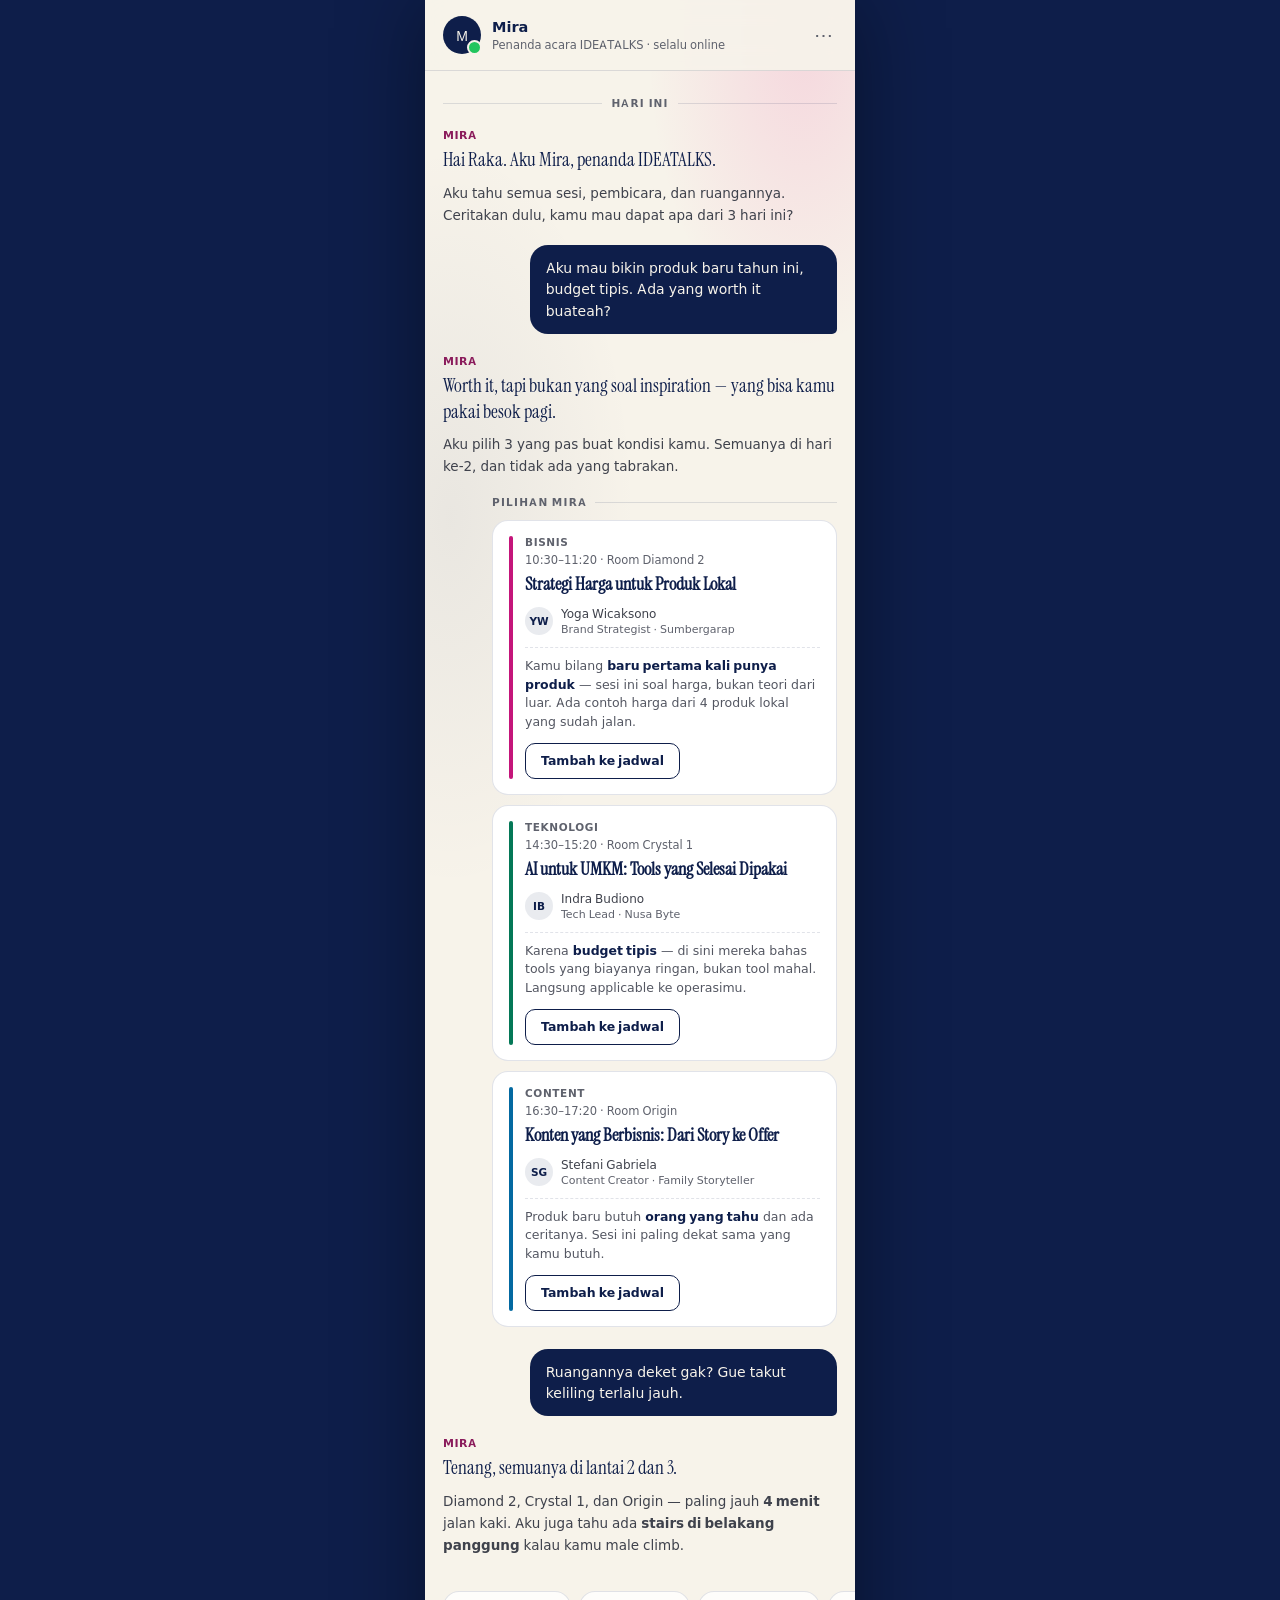
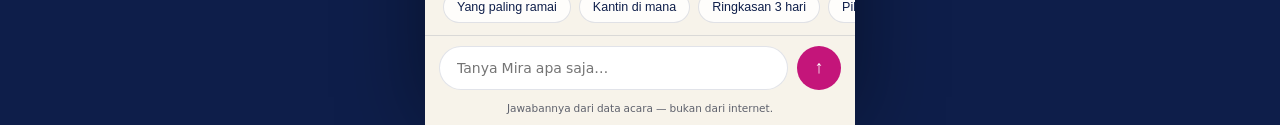
<file: apps/a3-obrol.html>
<!doctype html>
<html lang="id">
<head>
<meta charset="utf-8">
<meta name="viewport" content="width=device-width, initial-scale=1, viewport-fit=cover">
<title>IDEATALKS — Ngobrol</title>
<style>
@font-face{font-family:'Anton';src:url('fonts/anton.woff2') format('woff2');font-weight:400;font-display:swap}
@font-face{font-family:'InterV';src:url('fonts/inter.woff2') format('woff2');font-weight:100 900;font-display:swap}
@font-face{font-family:'Instrument';src:url('fonts/InstrumentSerif-Regular.ttf') format('truetype');font-display:swap}
:root{
  --navy:#0E1E4A;--cream:#F7F3EA;--pink:#C4157A;
  --ink:#16181d;--muted:#5f626d;--line:rgba(14,30,74,.12);
  --sans:'InterV',system-ui,sans-serif;--serif:'Instrument',Georgia,serif;--display:'Anton',Impact,sans-serif;
}
*{box-sizing:border-box;margin:0;padding:0}
body{font-family:var(--sans);background:var(--navy);-webkit-font-smoothing:antialiased}
.wrap{max-width:430px;margin:0 auto;min-height:100vh;background:var(--cream);position:relative;overflow:hidden;display:flex;flex-direction:column}
.bg{position:absolute;inset:0;pointer-events:none;
  background:radial-gradient(52% 26% at 88% 2%,rgba(233,30,140,.13),transparent 70%),
             radial-gradient(60% 30% at 6% 30%,rgba(14,30,74,.06),transparent 72%)}
/* header */
.top{position:relative;z-index:2;display:flex;align-items:center;gap:11px;padding:16px 18px;border-bottom:1px solid var(--line);background:rgba(247,243,234,.9);backdrop-filter:blur(12px)}
.mira{width:38px;height:38px;border-radius:50%;background:var(--navy);color:var(--cream);display:grid;place-items:center;font-family:var(--display);font-size:14px;position:relative;flex:0 0 auto}
.mira::after{content:'';position:absolute;right:-1px;bottom:-1px;width:11px;height:11px;border-radius:50%;background:#22C55E;border:2px solid var(--cream)}
.top h1{font-size:14.5px;font-weight:700;color:var(--navy);line-height:1.2}
.top p{font-size:11.5px;color:var(--muted);margin-top:2px}
.top .x{margin-left:auto;font-size:19px;color:var(--muted);background:none;border:none;cursor:pointer;padding:4px}
/* thread */
.thread{position:relative;z-index:1;flex:1;padding:20px 18px 12px;overflow-y:auto}
.day-sep{display:flex;align-items:center;gap:10px;margin:6px 0 18px}
.day-sep i{flex:1;height:1px;background:var(--line)}
.day-sep span{font-size:10.5px;letter-spacing:.1em;text-transform:uppercase;color:var(--muted);font-weight:600}
/* assistant message */
.ai{display:flex;gap:11px;margin-bottom:18px}
.ai .bub{flex:1}
.ai .name{font-size:11px;font-weight:700;color:#8A1B5B;letter-spacing:.04em;margin-bottom:6px}
.ai p{font-family:var(--serif);font-size:18.5px;line-height:1.4;color:var(--navy)}
.ai p + p{margin-top:9px}
.ai .sub{font-family:var(--sans);font-size:13.5px;line-height:1.62;color:#3f424c;margin-top:9px}
/* user message */
.me{display:flex;justify-content:flex-end;margin-bottom:20px}
.me .bub{background:var(--navy);color:var(--cream);padding:12px 16px;border-radius:18px 18px 5px 18px;max-width:78%;font-size:14px;line-height:1.55}
/* recommendation cards */
.rec{margin:4px 0 22px 49px}
.rec-h{display:flex;align-items:center;gap:8px;margin-bottom:11px}
.rec-h span{font-size:10.5px;letter-spacing:.12em;text-transform:uppercase;color:var(--muted);font-weight:700}
.rec-h i{flex:1;height:1px;background:var(--line)}
.card{background:#fff;border:1px solid var(--line);border-radius:16px;padding:15px 16px;margin-bottom:10px;display:flex;gap:12px;align-items:flex-start}
.card .bar{width:4px;border-radius:4px;align-self:stretch;background:#C4157A;flex:0 0 auto}
.card .bar.b2{background:#6D28D9}.card .bar.b3{background:#0369A1}.card .bar.b4{background:#047857}
.card .body{flex:1;min-width:0}
.card .tag{font-size:10.5px;font-weight:700;letter-spacing:.06em;text-transform:uppercase;color:var(--muted)}
.card .time{font-size:11.5px;color:var(--muted);margin-top:4px}
.card h4{font-family:var(--serif);font-size:18px;line-height:1.26;color:var(--navy);margin-top:6px}
.card .who{display:flex;align-items:center;gap:8px;margin-top:10px}
.card .who i{width:28px;height:28px;border-radius:50%;background:rgba(14,30,74,.09);color:var(--navy);display:grid;place-items:center;font-size:10.5px;font-weight:700;font-style:normal;flex:0 0 auto}
.card .who span{font-size:12px;color:#3f424c;line-height:1.35}
.card .why{margin-top:10px;font-size:12.5px;line-height:1.5;color:#545762;padding-top:9px;border-top:1px dashed var(--line)}
.card .why b{color:var(--navy)}
.add{margin-top:11px;height:36px;border-radius:10px;border:1px solid var(--navy);background:transparent;color:var(--navy);font-family:var(--sans);font-size:12.5px;font-weight:600;padding:0 15px;cursor:pointer}
.add.done{background:var(--navy);color:var(--cream)}
/* chips */
.chips{display:flex;gap:8px;overflow-x:auto;scrollbar-width:none;padding:4px 18px 12px;position:relative;z-index:2}
.chips::-webkit-scrollbar{display:none}
.chip{flex:0 0 auto;background:rgba(255,255,255,.8);border:1px solid var(--line);border-radius:18px;padding:8px 13px;font-size:12.5px;color:var(--navy);font-weight:500;cursor:pointer}
/* composer */
.comp{position:relative;z-index:2;border-top:1px solid var(--line);background:rgba(247,243,234,.96);backdrop-filter:blur(12px);padding:10px 14px calc(12px + env(safe-area-inset-bottom));display:flex;gap:9px;align-items:center}
.comp input{flex:1;height:44px;border-radius:22px;border:1px solid var(--line);background:#fff;padding:0 17px;font-family:var(--sans);font-size:14px;color:var(--ink)}
.comp input:focus{outline:2px solid var(--pink);outline-offset:-1px}
.comp button{width:44px;height:44px;border-radius:50%;;border:none;background:var(--pink);color:#fff;font-size:18px;cursor:pointer;flex:0 0 auto}
.hint{font-size:10.5px;color:var(--muted);text-align:center;padding:0 18px 10px;position:relative;z-index:2}
@media(min-width:700px){.wrap{box-shadow:0 0 80px rgba(0,0,0,.4)}}
</style>
</head>
<body>
<div class="wrap">
  <div class="bg"></div>

  <div class="top">
    <div class="mira">M</div>
    <div>
      <h1>Mira</h1>
      <p>Penanda acara IDEATALKS · selalu online</p>
    </div>
    <button class="x">⋯</button>
  </div>

  <div class="thread">
    <div class="day-sep"><i></i><span>Hari ini</span><i></i></div>

    <div class="ai">
      <div class="bub">
        <div class="name">MIRA</div>
        <p>Hai Raka. Aku Mira, penanda IDEATALKS.</p>
        <p class="sub">Aku tahu semua sesi, pembicara, dan ruangannya. Ceritakan dulu, kamu mau dapat apa dari 3 hari ini?</p>
      </div>
    </div>

    <div class="me"><div class="bub">Aku mau bikin produk baru tahun ini, budget tipis. Ada yang worth it buateah?</div></div>

    <div class="ai">
      <div class="bub">
        <div class="name">MIRA</div>
        <p>Worth it, tapi bukan yang soal inspiration — yang bisa kamu pakai besok pagi.</p>
        <p class="sub">Aku pilih 3 yang pas buat kondisi kamu. Semuanya di hari ke-2, dan tidak ada yang tabrakan.</p>
      </div>
    </div>

    <div class="rec">
      <div class="rec-h"><span>Pilihan Mira</span><i></i></div>

      <div class="card">
        <div class="bar"></div>
        <div class="body">
          <div class="tag">Bisnis</div>
          <div class="time">10:30–11:20 · Room Diamond 2</div>
          <h4>Strategi Harga untuk Produk Lokal</h4>
          <div class="who"><i>YW</i><span>Yoga Wicaksono<small style="display:block;font-size:11px;color:var(--muted)">Brand Strategist · Sumbergarap</small></span></div>
          <div class="why">Kamu bilang <b>baru pertama kali punya produk</b> — sesi ini soal harga, bukan teori dari luar. Ada contoh harga dari 4 produk lokal yang sudah jalan.</div>
          <button class="add">Tambah ke jadwal</button>
        </div>
      </div>

      <div class="card">
        <div class="bar b4"></div>
        <div class="body">
          <div class="tag">Teknologi</div>
          <div class="time">14:30–15:20 · Room Crystal 1</div>
          <h4>AI untuk UMKM: Tools yang Selesai Dipakai</h4>
          <div class="who"><i>IB</i><span>Indra Budiono<small style="display:block;font-size:11px;color:var(--muted)">Tech Lead · Nusa Byte</small></span></div>
          <div class="why">Karena <b>budget tipis</b> — di sini mereka bahas tools yang biayanya ringan, bukan tool mahal. Langsung applicable ke operasimu.</div>
          <button class="add">Tambah ke jadwal</button>
        </div>
      </div>

      <div class="card">
        <div class="bar b3"></div>
        <div class="body">
          <div class="tag">Content</div>
          <div class="time">16:30–17:20 · Room Origin</div>
          <h4>Konten yang Berbisnis: Dari Story ke Offer</h4>
          <div class="who"><i>SG</i><span>Stefani Gabriela<small style="display:block;font-size:11px;color:var(--muted)">Content Creator · Family Storyteller</small></span></div>
          <div class="why">Produk baru butuh <b>orang yang tahu</b> dan ada ceritanya. Sesi ini paling dekat sama yang kamu butuh.</div>
          <button class="add">Tambah ke jadwal</button>
        </div>
      </div>
    </div>

    <div class="me"><div class="bub">Ruangannya deket gak? Gue takut keliling terlalu jauh.</div></div>

    <div class="ai">
      <div class="bub">
        <div class="name">MIRA</div>
        <p>Tenang, semuanya di lantai 2 dan 3.</p>
        <p class="sub">Diamond 2, Crystal 1, dan Origin — paling jauh <b>4 menit</b> jalan kaki. Aku juga tahu ada <b>stairs di belakang panggung</b> kalau kamu male climb.</p>
      </div>
    </div>
  </div>

  <div class="chips">
    <button class="chip">Yang paling ramai</button>
    <button class="chip">Kantin di mana</button>
    <button class="chip">Ringkasan 3 hari</button>
    <button class="chip">Pilih yang gratis</button>
  </div>

  <div class="comp">
    <input placeholder="Tanya Mira apa saja…">
    <button>↑</button>
  </div>
  <div class="hint">Jawabannya dari data acara — bukan dari internet.</div>
</div>
<script>
document.querySelectorAll('.add').forEach(b=>b.addEventListener('click',()=>{b.classList.toggle('done');b.textContent=b.classList.contains('done')?'Tersimpan ✓':'Tambah ke jadwal'}));
</script>
</body>
</html>
</file>
<file: app/style.css>
@font-face{font-family:'Anton';src:url('fonts/anton.woff2') format('woff2');font-weight:400;font-display:swap}
@font-face{font-family:'InterV';src:url('fonts/inter.woff2') format('woff2');font-weight:100 900;font-display:swap}
@font-face{font-family:'Instrument';src:url('fonts/InstrumentSerif-Regular.ttf') format('truetype');font-display:swap}

:root{
  --navy:#0E1E4A;--navy-2:#16295e;--cream:#F5F1E8;--pink:#C4157A;--pink-light:#E91E8C;
  --ink:#14161c;--body:#3d4049;--muted:#5f626d;--line:rgba(14,30,74,.13);--line-2:rgba(14,30,74,.08);
  --white:#fff;
  --serif:'Instrument',Georgia,serif;--sans:'InterV',system-ui,sans-serif;--display:'Anton',Impact,sans-serif;
  --tr-b:#BE123C;--tr-f:#9A3412;--tr-a:#6D28D9;--tr-c:#0369A1;--tr-t:#047857;--tr-s:#A21CAF;--tr-m:#0F766E;--tr-p:#4338CA;
  --tr-bg-b:#FDE7E9;--tr-bg-f:#FFEDD5;--tr-bg-a:#EDE9FE;--tr-bg-c:#E0F2FE;--tr-bg-t:#D1FAE5;--tr-bg-s:#FAE8FF;--tr-bg-m:#CCFBF1;--tr-bg-p:#E0E7FF;
  --tr-tx-b:#9F1239;--tr-tx-f:#9A3412;--tr-tx-a:#5B21B6;--tr-tx-c:#075985;--tr-tx-t:#065F46;--tr-tx-s:#86198F;--tr-tx-m:#115E59;--tr-tx-p:#3730A3;
}
*{box-sizing:border-box;margin:0;padding:0}
html{background:var(--navy);-webkit-text-size-adjust:100%}
body{font-family:var(--sans);color:var(--ink);background:var(--navy);-webkit-font-smoothing:antialiased;line-height:1.5}
button,input{font-family:inherit;font-size:inherit;color:inherit}
button{cursor:pointer;background:none;border:none}
svg{stroke:currentColor;fill:none;stroke-width:1.8;stroke-linecap:round;stroke-linejoin:round}
.app{max-width:430px;margin:0 auto;min-height:100vh;background:var(--cream);position:relative;overflow:hidden}
.silk{position:absolute;inset:0;pointer-events:none;z-index:0;
  background:radial-gradient(58% 30% at 10% 0%,rgba(233,30,140,.16),transparent 68%),
             radial-gradient(48% 26% at 94% 8%,rgba(255,255,255,.55),transparent 70%),
             radial-gradient(70% 36% at 50% 100%,rgba(14,30,74,.09),transparent 72%)}
.screen{position:relative;z-index:1;min-height:100vh}
.screen[hidden]{display:none}

/* ============ ONBOARDING ============ */
.onb{background:var(--navy);color:var(--cream);display:flex;align-items:center;justify-content:center;padding:30px 22px}
.onb-wrap{width:100%;max-width:390px}
.onb-brand{text-align:center;margin-bottom:26px}
.logo{font-family:var(--display);font-size:23px;letter-spacing:.02em;color:var(--cream)}
.logo span{color:#FF8FC4}
.logo-sub{font-size:11.5px;color:rgba(245,241,232,.6);margin-top:6px;letter-spacing:.02em}
.logo.sm{font-size:15px;color:var(--navy)}
.logo.sm span{color:var(--pink)}
.onb-body{background:var(--cream);color:var(--ink);border-radius:20px;padding:26px 22px 24px;box-shadow:0 20px 60px rgba(0,0,0,.3)}
.onb-step[hidden]{display:none}
.eyebrow{font-size:10.5px;letter-spacing:.14em;text-transform:uppercase;color:var(--muted);font-weight:700}
.onb .eyebrow{color:#8A1B5B}
.onb h1{font-family:var(--serif);font-size:31px;line-height:1.18;color:var(--navy);margin-top:10px}
.onb h1 em{font-style:normal;color:var(--pink)}
.lede{font-size:14px;line-height:1.62;color:var(--body);margin-top:11px;margin-bottom:20px}
.field{margin-bottom:15px}
.field label{display:block;font-size:12.5px;font-weight:600;color:var(--navy);margin-bottom:7px}
.field input{width:100%;height:46px;border:1px solid var(--line);border-radius:11px;padding:0 14px;background:var(--white);font-size:14.5px}
.field input:focus{outline:2px solid var(--pink);outline-offset:-1px}
.field .hint{display:block;font-size:11.5px;color:var(--muted);margin-top:6px;line-height:1.45}
.chipset{display:flex;flex-wrap:wrap;gap:8px;margin-bottom:18px}
.chipset.readonly .chip-pick{cursor:default;opacity:1}
.chip-pick{border:1px solid var(--line);background:var(--white);border-radius:20px;padding:9px 14px;font-size:13px;color:var(--navy);font-weight:500}
.chip-pick.on{background:var(--navy);border-color:var(--navy);color:var(--cream)}
.chip-pick.soft.on{background:#8A1B5B;border-color:#8A1B5B}
.err{background:#FEE2E2;color:#991B1B;font-size:12.5px;padding:9px 12px;border-radius:9px;margin-bottom:12px;font-weight:500}
.btn-primary{width:100%;height:48px;border-radius:12px;background:var(--navy);color:var(--cream);font-size:14.5px;font-weight:600}
.btn-primary:active{background:var(--navy-2)}
.btn-ghost{height:48px;padding:0 20px;border-radius:12px;border:1px solid var(--line);color:var(--navy);font-size:14.5px;font-weight:600}
.btn-row{display:flex;gap:10px;margin-top:6px}
.btn-row .btn-primary{flex:1}
.onb-foot{text-align:center;font-size:12.5px;color:var(--muted);margin-top:16px}
.onb-foot a{color:var(--pink);font-weight:600}
.onb-progress{display:flex;gap:6px;justify-content:center;margin-top:22px}
.onb-progress i{width:22px;height:3px;border-radius:3px;background:rgba(245,241,232,.25)}
.onb-progress i.on{background:var(--pink-light)}
.mira-card{display:flex;align-items:center;gap:12px;background:var(--white);border:1px solid var(--line);border-radius:14px;padding:14px;margin-bottom:18px;position:relative}
.mira-av{width:42px;height:42px;border-radius:50%;background:var(--navy);color:var(--cream);display:grid;place-items:center;font-family:var(--display);font-size:16px;position:relative;flex:0 0 auto}
.mira-av.sm{width:34px;height:34px;font-size:14px}
.mira-av::after{content:'';position:absolute;right:-1px;bottom:-1px;width:11px;height:11px;border-radius:50%;background:#22C55E;border:2px solid var(--cream)}
.mira-name{font-size:14.5px;font-weight:700;color:var(--navy)}
.mira-desc{font-size:11.5px;color:var(--muted);margin-top:2px}
.dot-live{margin-left:auto;width:8px;height:8px;border-radius:50%;background:#22C55E}

/* ============ APP BAR ============ */
.appbar{position:sticky;top:0;z-index:30;display:flex;align-items:center;justify-content:space-between;gap:10px;padding:12px 16px;background:rgba(245,241,232,.9);backdrop-filter:blur(14px);border-bottom:1px solid var(--line-2)}
.ab-left,.ab-right{display:flex;align-items:center;gap:8px}
.icon-btn{width:36px;height:36px;border-radius:10px;display:grid;place-items:center;color:var(--navy);position:relative}
.icon-btn[hidden]{display:none}
.icon-btn svg{width:20px;height:20px}
.badge-dot{position:absolute;top:7px;right:8px;width:7px;height:7px;border-radius:50%;background:var(--pink)}
.avatar{width:34px;height:34px;border-radius:50%;background:var(--navy);color:var(--cream);display:grid;place-items:center;font-size:12px;font-weight:600}
.scroll{position:relative;z-index:1;height:calc(100vh - 61px);overflow-y:auto;-webkit-overflow-scrolling:touch}
.view{padding:0 18px 118px}
.view[hidden]{display:none}

/* ============ BERANDA ============ */
.hello{padding:22px 0 16px}
.hello h1{font-family:var(--serif);font-size:31px;line-height:1.17;color:var(--navy);margin-top:9px}
.hello h1 em{font-style:normal;color:var(--pink)}
.hello p{font-size:14px;line-height:1.6;color:var(--body);margin-top:10px}
.days{display:flex;gap:8px;overflow-x:auto;scrollbar-width:none;padding:2px 0 16px;margin:0 -18px;padding-left:18px;padding-right:18px}
.days::-webkit-scrollbar{display:none}
.day{flex:0 0 auto;min-width:84px;padding:10px 13px;border:1px solid var(--line);border-radius:12px;background:rgba(255,255,255,.5);text-align:left}
.day b{display:block;font-family:var(--display);font-size:14px;color:var(--navy);letter-spacing:.03em}
.day span{font-size:11px;color:var(--muted);display:block;margin-top:2px}
.day.on{background:var(--navy);border-color:var(--navy)}
.day.on b{color:var(--cream)}.day.on span{color:rgba(245,241,232,.66)}
.map{background:var(--navy);border-radius:18px;padding:20px 18px 18px;color:var(--cream);position:relative;overflow:hidden;margin-bottom:26px}
.map::after{content:'';position:absolute;width:220px;height:220px;border-radius:50%;background:radial-gradient(circle,rgba(233,30,140,.3),transparent 68%);right:-80px;top:-90px}
.map .lbl{font-size:10.5px;letter-spacing:.14em;text-transform:uppercase;color:rgba(245,241,232,.62);font-weight:700}
.map h2{font-family:var(--serif);font-size:24px;line-height:1.2;margin-top:8px;position:relative;z-index:1}
.map p{font-size:13px;line-height:1.58;color:rgba(245,241,232,.78);margin-top:8px;position:relative;z-index:1}
.rail{margin-top:18px;position:relative;z-index:1}
.rail-line{position:absolute;left:6px;right:6px;top:6px;height:2px;background:rgba(245,241,232,.2)}
.rail-fill{position:absolute;left:6px;top:6px;height:2px;background:var(--pink-light)}
.stops{display:flex;justify-content:space-between;position:relative}
.stop{text-align:center;width:22%}
.stop i{display:block;width:14px;height:14px;border-radius:50%;background:var(--navy);border:2px solid rgba(245,241,232,.35);margin:0 auto 7px;position:relative;z-index:2}
.stop.on i{background:var(--pink-light);border-color:var(--pink-light);box-shadow:0 0 0 4px rgba(233,30,140,.2)}
.stop b{display:block;font-size:10.5px;color:rgba(245,241,232,.55);font-weight:600}
.stop.on b{color:var(--cream)}
.sec{margin-top:26px}
.sec-h{display:flex;align-items:baseline;justify-content:space-between;margin-bottom:13px}
.sec-h h3{font-family:var(--display);font-size:15px;color:var(--navy);letter-spacing:.03em}
.sec-h a{font-size:12.5px;color:#8A2B63;font-weight:600;text-decoration:none}
.pick{background:var(--white);border:1px solid var(--line);border-radius:15px;padding:16px 17px;margin-bottom:10px}
.pick .meta{display:flex;align-items:center;gap:8px;font-size:11.5px;color:var(--muted);font-weight:500;flex-wrap:wrap}
.pick .meta em{font-style:normal;padding:3px 9px;border-radius:20px;font-weight:700;font-size:10px;letter-spacing:.04em;text-transform:uppercase;background:var(--tr-bg-b);color:var(--tr-tx-b)}
.pick h4{font-family:var(--serif);font-size:19.5px;line-height:1.24;color:var(--navy);margin-top:9px}
.pick .spk{margin-top:10px;display:flex;align-items:center;gap:8px}
.pick .spk i{width:27px;height:27px;border-radius:50%;background:rgba(14,30,74,.09);color:var(--navy);display:grid;place-items:center;font-size:10.5px;font-weight:700;font-style:normal;flex:0 0 auto}
.pick .spk span{font-size:12.5px;color:var(--body);line-height:1.4}
.pick .spk small{display:block;font-size:11px;color:var(--muted)}
.why{margin-top:11px;padding-top:10px;border-top:1px dashed var(--line);font-size:12.5px;line-height:1.55;color:#4a4d57}
.why b{color:var(--navy)}
.save{margin-top:12px;display:flex;gap:8px}
.btn-save{height:39px;border-radius:11px;border:1px solid var(--navy);background:transparent;color:var(--navy);font-size:13px;font-weight:600;padding:0 16px}
.btn-save.done{background:var(--navy);color:var(--cream)}
.note-card{background:var(--white);border:1px solid var(--line);border-radius:15px;padding:16px 17px;display:flex;gap:12px}
.note-card .mira-av{width:32px;height:32px;font-size:13px}
.note-card p{font-size:13px;line-height:1.6;color:var(--body)}
.note-card p b{color:var(--navy)}

/* ============ VIEW HEAD ============ */
.view-head{padding:22px 0 16px}
.view-head h2{font-family:var(--serif);font-size:26px;color:var(--navy)}
.view-head p{font-size:13px;color:var(--muted);margin-top:5px}
.search-row{padding:0 0 12px}
.search-box{display:flex;align-items:center;gap:9px;background:var(--white);border:1px solid var(--line);border-radius:12px;padding:0 13px;height:44px}
.search-box svg{width:18px;height:18px;color:var(--muted);flex:0 0 auto}
.search-box input{flex:1;border:none;outline:none;background:transparent;font-size:14px}
.filter-row{display:flex;gap:7px;overflow-x:auto;scrollbar-width:none;padding:0 0 14px;margin:0 -18px;padding-left:18px;padding-right:18px}
.filter-row::-webkit-scrollbar{display:none}
.fchip{flex:0 0 auto;font-size:12px;font-weight:600;padding:8px 13px;border-radius:20px;border:1px solid var(--line);background:transparent;color:var(--muted)}
.fchip.on{background:var(--navy);border-color:var(--navy);color:var(--cream)}

/* ============ SESI LIST ============ */
.srow{background:var(--white);border:1px solid var(--line);border-radius:14px;padding:14px 15px;margin-bottom:9px;display:flex;gap:12px;align-items:flex-start;cursor:pointer}
.srow .tm{flex:0 0 52px;font-family:var(--display);font-size:13.5px;color:var(--navy);line-height:1.25;letter-spacing:.01em}
.srow .tm small{display:block;font-family:var(--sans);font-size:10.5px;color:var(--muted);font-weight:500;margin-top:3px;letter-spacing:0}
.srow .bd{flex:1;min-width:0}
.srow .tg{font-size:10px;font-weight:700;letter-spacing:.05em;text-transform:uppercase;padding:2px 8px;border-radius:20px;display:inline-block}
.srow h4{font-size:14.5px;line-height:1.32;color:var(--navy);font-weight:600;margin-top:7px}
.srow .who{font-size:11.5px;color:var(--muted);margin-top:6px;line-height:1.4}
.srow .rm{font-size:11px;color:var(--muted);margin-top:3px}
.srow .sv{flex:0 0 auto;width:34px;height:34px;border-radius:9px;display:grid;place-items:center;color:var(--navy);opacity:.55}
.srow .sv svg{width:17px;height:17px}
.srow .sv.on{color:var(--pink);opacity:1}
.dayhead{display:flex;align-items:baseline;gap:9px;margin:20px 0 11px}
.dayhead b{font-family:var(--display);font-size:15px;color:var(--navy)}
.dayhead span{font-size:11.5px;color:var(--muted)}

/* ============ SPEAKER ============ */
.sgrid{display:grid;grid-template-columns:1fr 1fr;gap:10px}
.spcard{background:var(--white);border:1px solid var(--line);border-radius:14px;padding:14px;cursor:pointer}
.spcard .av{width:42px;height:42px;border-radius:50%;display:grid;place-items:center;font-size:13px;font-weight:700;background:rgba(14,30,74,.1);color:var(--navy)}
.spcard h4{font-size:13.5px;line-height:1.3;color:var(--navy);margin-top:10px;font-weight:600}
.spcard p{font-size:11.5px;color:var(--muted);margin-top:4px;line-height:1.4}
.spcard .tg{margin-top:9px;font-size:9.5px;font-weight:700;letter-spacing:.05em;text-transform:uppercase;padding:2px 8px;border-radius:20px;display:inline-block}

/* ============ PROFIL ============ */
.prof-card{background:var(--navy);color:var(--cream);border-radius:16px;padding:20px}
.prof-card .row{display:flex;align-items:center;gap:13px}
.prof-card .av{width:52px;height:52px;border-radius:50%;background:rgba(245,241,232,.14);display:grid;place-items:center;font-family:var(--display);font-size:18px}
.prof-card h3{font-size:18px;font-weight:700}
.prof-card .em{font-size:12.5px;color:rgba(245,241,232,.66);margin-top:2px}
.prof-card .rl{font-size:12px;color:rgba(245,241,232,.82);margin-top:11px}
.prof-card .st{display:flex;gap:18px;margin-top:16px;padding-top:14px;border-top:1px solid rgba(245,241,232,.14)}
.prof-card .st div b{display:block;font-family:var(--display);font-size:19px}
.prof-card .st div span{font-size:11px;color:rgba(245,241,232,.6)}
.list-card{background:var(--white);border:1px solid var(--line);border-radius:14px;overflow:hidden}
.list-row{display:flex;align-items:center;justify-content:space-between;width:100%;padding:14px 16px;font-size:13.5px;color:var(--navy);border-bottom:1px solid var(--line-2);text-align:left}
.list-row:last-child{border-bottom:none}
.list-row b{font-weight:600;color:var(--muted);font-size:13px}

/* ============ CHAT ============ */
.chatview{padding:0;display:flex;flex-direction:column;height:100%;position:fixed;inset:0;left:50%;transform:translateX(-50%);width:100%;max-width:430px;background:var(--cream);z-index:40}
.chatview[hidden]{display:none}
.chat-head{display:flex;align-items:center;gap:11px;padding:13px 16px;border-bottom:1px solid var(--line);background:rgba(245,241,232,.95);backdrop-filter:blur(12px);flex:0 0 auto}
.chat-head h3{font-size:14.5px;color:var(--navy);font-weight:700}
.chat-head p{font-size:11.5px;color:var(--muted);margin-top:1px}
.chat-head .icon-btn{margin-left:auto}
.chat-thread{flex:1;overflow-y:auto;padding:18px 16px 10px}
.cday{display:flex;align-items:center;gap:10px;margin:2px 0 16px}
.cday i{flex:1;height:1px;background:var(--line)}
.cday span{font-size:10px;letter-spacing:.1em;text-transform:uppercase;color:var(--muted);font-weight:700}
.crow{display:flex;gap:10px;margin-bottom:16px}
.crow .bub{flex:1;min-width:0}
.crow .nm{font-size:10.5px;font-weight:700;color:#8A1B5B;letter-spacing:.05em;margin-bottom:5px}
.crow p{font-family:var(--serif);font-size:17.5px;line-height:1.42;color:var(--navy)}
.crow p.sm{font-family:var(--sans);font-size:13.5px;line-height:1.6;color:var(--body);margin-top:8px}
.crow p b{color:var(--navy);font-weight:600}
.crow.me{justify-content:flex-end}
.crow.me .bub{background:var(--navy);color:var(--cream);padding:11px 15px;border-radius:16px 16px 4px 16px;max-width:80%;font-size:14px;line-height:1.55;flex:0 0 auto}
.crow.me .nm{display:none}
.crec{margin:2px 0 18px 44px}
.crec .lbl{font-size:10px;letter-spacing:.12em;text-transform:uppercase;color:var(--muted);font-weight:700;margin-bottom:9px}
.ccard{background:var(--white);border:1px solid var(--line);border-radius:14px;padding:13px 14px;margin-bottom:8px}
.ccard .tg{font-size:9.5px;font-weight:700;letter-spacing:.05em;text-transform:uppercase;padding:2px 8px;border-radius:20px;display:inline-block}
.ccard .tm{font-size:11px;color:var(--muted);margin-top:6px}
.ccard h4{font-family:var(--serif);font-size:17px;line-height:1.26;color:var(--navy);margin-top:5px}
.ccard .who{font-size:11.5px;color:var(--muted);margin-top:7px}
.ccard .wy{font-size:13px;line-height:1.5;color:#545762;margin-top:8px;padding-top:8px;border-top:1px dashed var(--line)}
.ccard .wy b{color:var(--navy)}
.chat-chips{display:flex;gap:7px;overflow-x:auto;scrollbar-width:none;padding:8px 16px;flex:0 0 auto}
.chat-chips::-webkit-scrollbar{display:none}
.cchip{flex:0 0 auto;background:var(--white);border:1px solid var(--line);border-radius:18px;padding:8px 13px;font-size:12.5px;color:var(--navy);font-weight:500}
.chat-input{display:flex;gap:8px;padding:6px 16px 8px;flex:0 0 auto}
.chat-input input{flex:1;height:44px;border-radius:22px;border:1px solid var(--line);background:var(--white);padding:0 16px;font-size:14px}
.chat-input input:focus{outline:2px solid var(--pink);outline-offset:-1px}
.chat-input button{width:44px;height:44px;border-radius:50%;background:var(--pink);color:#fff;display:grid;place-items:center;flex:0 0 auto}
.chat-input button svg{width:20px;height:20px}
.chat-hint{font-size:10.5px;color:var(--muted);text-align:center;padding:0 16px 10px;flex:0 0 auto}
.typing{display:flex;gap:4px;padding:12px 15px}
.typing i{width:6px;height:6px;border-radius:50%;background:var(--muted);animation:tp 1.2s infinite}
.typing i:nth-child(2){animation-delay:.18s}.typing i:nth-child(3){animation-delay:.36s}
@keyframes tp{0%,60%,100%{opacity:.25;transform:translateY(0)}30%{opacity:1;transform:translateY(-3px)}}

/* ============ SHEET VIEW ============ */
.sheetview{position:fixed;inset:0;left:50%;transform:translateX(-50%);width:100%;max-width:430px;background:var(--cream);z-index:45;overflow-y:auto;padding:0 18px 40px;overscroll-behavior:contain}
.sheetview[hidden]{display:none}
.sheet-close{position:sticky;top:12px;float:right;width:36px;height:36px;border-radius:50%;background:var(--white);border:1px solid var(--line);display:grid;place-items:center;z-index:2}
.sheet-close svg{width:18px;height:18px;color:var(--navy)}
.sd{padding-top:22px}
.sd .tg{font-size:10.5px;font-weight:700;letter-spacing:.05em;text-transform:uppercase;padding:3px 9px;border-radius:20px;display:inline-block}
.sd h2{font-family:var(--serif);font-size:27px;line-height:1.2;color:var(--navy);margin-top:12px}
.sd .meta{display:flex;gap:10px;flex-wrap:wrap;font-size:12.5px;color:var(--muted);margin-top:10px}
.sd .desc{font-size:14px;line-height:1.65;color:var(--body);margin-top:16px}
.sd h4{font-size:11px;letter-spacing:.12em;text-transform:uppercase;color:var(--muted);margin:22px 0 11px;font-weight:700}
.spkrow{display:flex;align-items:center;gap:11px;background:var(--white);border:1px solid var(--line);border-radius:12px;padding:11px 13px;margin-bottom:8px;width:100%;text-align:left}
.spkrow .av{width:36px;height:36px;border-radius:50%;background:rgba(14,30,74,.1);color:var(--navy);display:grid;place-items:center;font-size:11.5px;font-weight:700;flex:0 0 auto}
.spkrow b{font-size:13.5px;color:var(--navy);font-weight:600;display:block}
.spkrow small{font-size:11.5px;color:var(--muted)}
.sd-actions{display:flex;gap:9px;margin-top:22px}
.sd-actions .btn-save{flex:1;height:46px;font-size:14px}

/* ============ OVERLAY ============ */
.overlay{position:fixed;inset:0;background:rgba(14,30,74,.4);z-index:50;display:flex;align-items:flex-start;justify-content:center;padding:70px 16px 16px}
.overlay[hidden]{display:none}
.ov-box{background:var(--cream);border-radius:16px;width:100%;max-width:400px;max-height:76vh;overflow-y:auto;box-shadow:0 20px 50px rgba(0,0,0,.3)}
.ov-input{display:flex;align-items:center;gap:9px;padding:13px 15px;border-bottom:1px solid var(--line)}
.ov-input svg{width:18px;height:18px;color:var(--muted);flex:0 0 auto}
.ov-input input{flex:1;border:none;outline:none;background:transparent;font-size:15px}
.ov-input button{color:var(--muted);font-size:15px;padding:4px}
.ov-head{display:flex;align-items:center;justify-content:space-between;padding:15px 17px;border-bottom:1px solid var(--line)}
.ov-head h3{font-family:var(--serif);font-size:20px;color:var(--navy)}
.ov-head button{color:var(--muted);font-size:15px;padding:4px}
.ov-item{display:flex;gap:11px;padding:13px 17px;border-bottom:1px solid var(--line-2);width:100%;text-align:left;align-items:flex-start}
.ov-item .tg{font-size:9.5px;font-weight:700;letter-spacing:.05em;text-transform:uppercase;padding:2px 8px;border-radius:20px;display:inline-block;margin-bottom:5px}
.ov-item b{font-size:13.5px;color:var(--navy);font-weight:600;display:block;line-height:1.3}
.ov-item small{font-size:11.5px;color:var(--muted);display:block;margin-top:3px}
.ov-empty{padding:30px 20px;text-align:center;font-size:13px;color:var(--muted)}

/* ============ FAB + TABBAR ============ */
.fab{position:fixed;right:16px;bottom:76px;width:52px;height:52px;border-radius:50%;background:var(--pink);color:#fff;display:grid;place-items:center;box-shadow:0 8px 22px rgba(196,21,122,.34);z-index:35}
.fab svg{width:23px;height:23px}
.tabbar{position:fixed;bottom:0;left:50%;transform:translateX(-50%);width:100%;max-width:430px;background:rgba(245,241,232,.94);backdrop-filter:blur(14px);border-top:1px solid var(--line-2);display:flex;padding:7px 6px calc(7px + env(safe-area-inset-bottom));z-index:35}
.tab{flex:1;display:grid;place-items:center;gap:2px;font-size:10px;color:var(--muted);position:relative;padding:3px 0}
.tab svg{width:20px;height:20px}
.tab.on{color:var(--navy);font-weight:600}
.tab-badge{position:absolute;top:0;right:50%;margin-right:-16px;background:var(--pink);color:#fff;font-size:9px;font-weight:700;min-width:15px;height:15px;border-radius:8px;display:grid;place-items:center;padding:0 4px;font-style:normal}
.tab-badge[hidden]{display:none}

/* ============ ADMIN ============ */
.admin{background:var(--cream)}
.admin .appbar{background:var(--navy);border-bottom:none}
.admin .logo.sm{color:var(--cream)}
.admin .logo.sm span{color:#FF8FC4}
.admin .avatar{background:rgba(245,241,232,.16);color:var(--cream)}
.kpi-row{display:grid;grid-template-columns:1fr 1fr;gap:10px;padding-bottom:6px}
.kpi{background:var(--white);border:1px solid var(--line);border-radius:14px;padding:15px}
.kpi b{display:block;font-family:var(--display);font-size:26px;color:var(--navy);line-height:1}
.kpi span{font-size:11.5px;color:var(--muted);display:block;margin-top:6px}
.bar-row{display:flex;align-items:center;gap:11px;margin-bottom:10px}
.bar-row .nm{font-size:12.5px;color:var(--navy);width:112px;flex:0 0 auto}
.bar-row .bar{flex:1;height:9px;border-radius:5px;background:rgba(14,30,74,.08);overflow:hidden}
.bar-row .bar i{display:block;height:100%;border-radius:5px;background:var(--navy)}
.bar-row .vv{font-size:12px;color:var(--muted);width:42px;text-align:right;flex:0 0 auto;font-variant-numeric:tabular-nums}
.qrow{background:var(--white);border:1px solid var(--line);border-radius:12px;padding:13px 15px;margin-bottom:8px}
.qrow .q{font-size:13.5px;color:var(--navy);line-height:1.45}
.qrow .n{font-size:11px;color:var(--muted);margin-top:5px}
.vrow{display:flex;align-items:center;gap:11px;background:var(--white);border:1px solid var(--line);border-radius:12px;padding:12px 14px;margin-bottom:8px}
.vrow .av{width:34px;height:34px;border-radius:50%;background:rgba(14,30,74,.09);color:var(--navy);display:grid;place-items:center;font-size:11px;font-weight:700;flex:0 0 auto}
.vrow b{font-size:13px;color:var(--navy);font-weight:600;display:block}
.vrow small{font-size:11px;color:var(--muted)}

.empty{text-align:center;padding:44px 20px;color:var(--muted)}
.empty svg{width:38px;height:38px;margin-bottom:12px;opacity:.4}
.empty p{font-size:13.5px;line-height:1.55}

@media(min-width:700px){
  .app{box-shadow:0 0 80px rgba(0,0,0,.4)}
  .chatview,.sheetview{box-shadow:0 0 80px rgba(0,0,0,.4)}
}

/* ============ CONTEXT BAR (header kedua) ============ */
.ctxbar{position:sticky;top:61px;z-index:29;display:flex;align-items:center;justify-content:space-between;gap:10px;padding:9px 16px;background:var(--navy);color:var(--cream)}
.cb-left{min-width:0}
.cb-title{display:block;font-size:13px;font-weight:600;letter-spacing:.01em;white-space:nowrap;overflow:hidden;text-overflow:ellipsis}
.cb-sub{display:block;font-size:10.5px;color:rgba(245,241,232,.62);margin-top:1px;white-space:nowrap;overflow:hidden;text-overflow:ellipsis}
.cb-right{display:flex;align-items:center;gap:8px;flex:0 0 auto}
.cb-day{font-size:10px;font-weight:700;letter-spacing:.1em;text-transform:uppercase;background:rgba(245,241,232,.14);padding:3px 8px;border-radius:20px}
.cb-clock{font-size:12.5px;font-weight:600;font-variant-numeric:tabular-nums;color:#FF9BCB}

/* ============ STRIP "SEDANG BERLANGSUNG" ============ */
.nowstrip{display:flex;align-items:center;gap:10px;background:var(--white);border:1px solid var(--line);border-radius:13px;padding:11px 13px;margin:16px 0 0}
.nowstrip .live{width:8px;height:8px;border-radius:50%;background:var(--pink);box-shadow:0 0 0 4px rgba(196,21,122,.14);flex:0 0 auto;animation:pulse 2.4s infinite}
@keyframes pulse{0%,100%{box-shadow:0 0 0 4px rgba(196,21,122,.14)}50%{box-shadow:0 0 0 7px rgba(196,21,122,.05)}}
.nowstrip .txt{min-width:0;flex:1}
.nowstrip b{display:block;font-size:12.5px;color:var(--navy);font-weight:600;line-height:1.35}
.nowstrip small{display:block;font-size:11px;color:var(--muted);margin-top:2px}
.nowstrip .go{flex:0 0 auto;font-size:11.5px;font-weight:600;color:var(--pink);background:none}

/* ============ KONFLIK JADWAL ============ */
.conflicts{background:#FEE2E2;border:1px solid #FCA5A5;color:#7F1D1D;border-radius:12px;padding:12px 14px;margin-bottom:14px}
.conflicts b{display:block;font-size:13px;font-weight:700;margin-bottom:5px}
.conflicts p{font-size:12.5px;line-height:1.5}
.row-actions{display:flex;gap:9px;margin-bottom:14px}
.row-actions[hidden]{display:none}
.row-actions .btn-save{flex:1}

/* ============ DESKTOP: app jadi dua kolom ============ */
@media(min-width:760px){
  .app{max-width:1080px;box-shadow:0 0 90px rgba(0,0,0,.45)}
  .screen{min-height:100vh}
  .appbar{position:sticky;top:0;padding:14px 26px}
  .ctxbar{top:63px;padding:10px 26px}
  .scroll{height:auto;min-height:calc(100vh - 116px);padding-bottom:40px}
  .view{padding:0 26px 60px}
  .view#v-home{display:grid;grid-template-columns:1.05fr .95fr;gap:0 34px;align-items:start;max-width:1080px;margin:0 auto}
  .view#v-home .nowstrip{grid-column:1/-1;grid-row:1;margin-top:18px}
  .view#v-home .hello{grid-column:1/-1;grid-row:2;padding:18px 0 10px;max-width:640px}
  .view#v-home .days{grid-column:1/-1;grid-row:3;margin:0 -26px;padding-left:26px;padding-right:26px}
  .view#v-home .map{grid-column:1;grid-row:4;margin-top:6px;margin-bottom:24px}
  .view#v-home .sec{grid-column:2;grid-row:4;margin-top:0}
  .view#v-home #sec-why{grid-column:1/-1;grid-row:5;margin-top:8px}
  .view#v-home .sec-h{grid-column:1/-1}
  .tabbar{position:sticky;bottom:0;left:0;transform:none;max-width:1080px;margin:0 auto;border-top:1px solid var(--line-2);background:rgba(245,241,232,.96)}
  .tab{font-size:11.5px;padding:9px 0}
  .tab svg{width:21px;height:21px}
  .fab{right:max(26px,calc(50% - 514px));bottom:86px}
  .sgrid{grid-template-columns:repeat(3,1fr)}
  .kpi-row{grid-template-columns:repeat(4,1fr)}
  .chatview{position:fixed;inset:auto;left:auto;right:26px;bottom:26px;top:100px;width:420px;height:auto;border-radius:18px;box-shadow:0 24px 60px rgba(0,0,0,.35);overflow:hidden;max-width:none}
  .sheetview{position:fixed;inset:auto;left:auto;right:26px;bottom:26px;top:100px;transform:none;width:420px;height:auto;border-radius:18px;box-shadow:0 24px 60px rgba(0,0,0,.35);padding:0 20px 30px}
  .overlay{padding-top:90px}
}

/* ============ TOAST ============ */
#toast{position:fixed;left:50%;bottom:96px;transform:translate(-50%,14px);background:var(--navy);color:var(--cream);font-size:13px;font-weight:500;padding:11px 18px;border-radius:24px;z-index:60;opacity:0;pointer-events:none;transition:.22s;box-shadow:0 10px 30px rgba(0,0,0,.3);max-width:90vw;text-align:center}
#toast.on{opacity:1;transform:translate(-50%,0)}

/* ============ ADMIN: tab & pane ============ */
.ab-right{overflow-x:auto;scrollbar-width:none;-webkit-overflow-scrolling:touch}
.ab-right::-webkit-scrollbar{display:none}
.admin-tab{font-size:12px;font-weight:600;color:rgba(245,241,232,.6);padding:7px 11px;border-radius:9px;cursor:pointer;white-space:nowrap;flex:0 0 auto}
.admin-tab.on{background:rgba(245,241,232,.16);color:var(--cream)}
.adm-pane[hidden]{display:none}
.sec-note{font-size:11px;color:var(--muted)}
.admin-hint{font-size:12px;line-height:1.55;color:var(--muted);margin-top:10px}
.vrow{align-items:flex-start}
.vrow .vints{display:flex;flex-direction:column;gap:4px;flex:0 0 auto;align-items:flex-end}
.vrow .tg{font-size:9px;font-weight:700;letter-spacing:.04em;text-transform:uppercase;padding:2px 7px;border-radius:20px;white-space:nowrap}
.live-tag{font-size:9px;font-weight:700;letter-spacing:.05em;text-transform:uppercase;color:var(--pink);background:rgba(196,21,122,.1);padding:1px 6px;border-radius:20px}
.admin .scroll{height:calc(100vh - 61px)}
.admin .view{padding:0 18px 90px}
@media(min-width:760px){
  .admin .scroll{height:auto;min-height:calc(100vh - 61px);padding-bottom:40px}
  .admin .view{padding:0 26px 40px;max-width:1080px;margin:0 auto}
  .admin .kpi-row{grid-template-columns:repeat(4,1fr)}
  .vrow .vints{flex-direction:row}
}

/* ============ DETAIL SPEAKER (kaya) ============ */
.spk-hero{display:flex;gap:14px;align-items:flex-start;padding-top:6px}
.spk-av{width:62px;height:62px;border-radius:50%;background:var(--navy);color:var(--cream);display:grid;place-items:center;font-family:var(--display);font-size:20px;flex:0 0 auto;letter-spacing:.02em}
.spk-id{flex:1;min-width:0}
.spk-id h2{font-size:23px;line-height:1.2;margin-top:0}
.spk-role{font-size:13px;color:var(--body);margin-top:5px;line-height:1.45}
.spk-tags{display:flex;flex-wrap:wrap;gap:6px;margin-top:10px}
.spk-tags .tg{font-size:9.5px;font-weight:700;letter-spacing:.05em;text-transform:uppercase;padding:3px 9px;border-radius:20px;display:inline-block}
.spk-tags .tg.plain{background:rgba(14,30,74,.06);color:var(--navy)}
.spk-quote{font-family:var(--serif);font-size:18px;line-height:1.4;color:var(--navy);background:var(--white);border:1px solid var(--line);border-radius:14px;padding:16px 18px;margin-top:18px}
.spk-stats{display:grid;grid-template-columns:1fr 1fr;gap:9px;margin-top:18px}
.spk-stats div{background:var(--white);border:1px solid var(--line);border-radius:12px;padding:12px 13px;min-width:0}
.spk-stats b{display:block;font-size:13.5px;color:var(--navy);font-weight:700;line-height:1.25;word-break:break-word}
.spk-stats span{font-size:10.5px;color:var(--muted);display:block;margin-top:4px}
.spk-actions{display:flex;gap:9px;margin-top:22px}
.spk-actions .btn-save{flex:1;height:46px;font-size:13.5px}
.spk-actions .btn-save.ghost{border-color:var(--line);color:var(--body)}
.spk-related{display:grid;grid-template-columns:1fr 1fr;gap:9px}
.spk-mini{display:flex;align-items:center;gap:9px;background:var(--white);border:1px solid var(--line);border-radius:12px;padding:9px 11px;text-align:left;min-width:0}
.spk-mini .av{width:30px;height:30px;border-radius:50%;background:rgba(14,30,74,.09);color:var(--navy);display:grid;place-items:center;font-size:10.5px;font-weight:700;flex:0 0 auto}
.spk-mini span{font-size:12px;color:var(--navy);font-weight:600;line-height:1.25;min-width:0;word-break:break-word}
</file>
